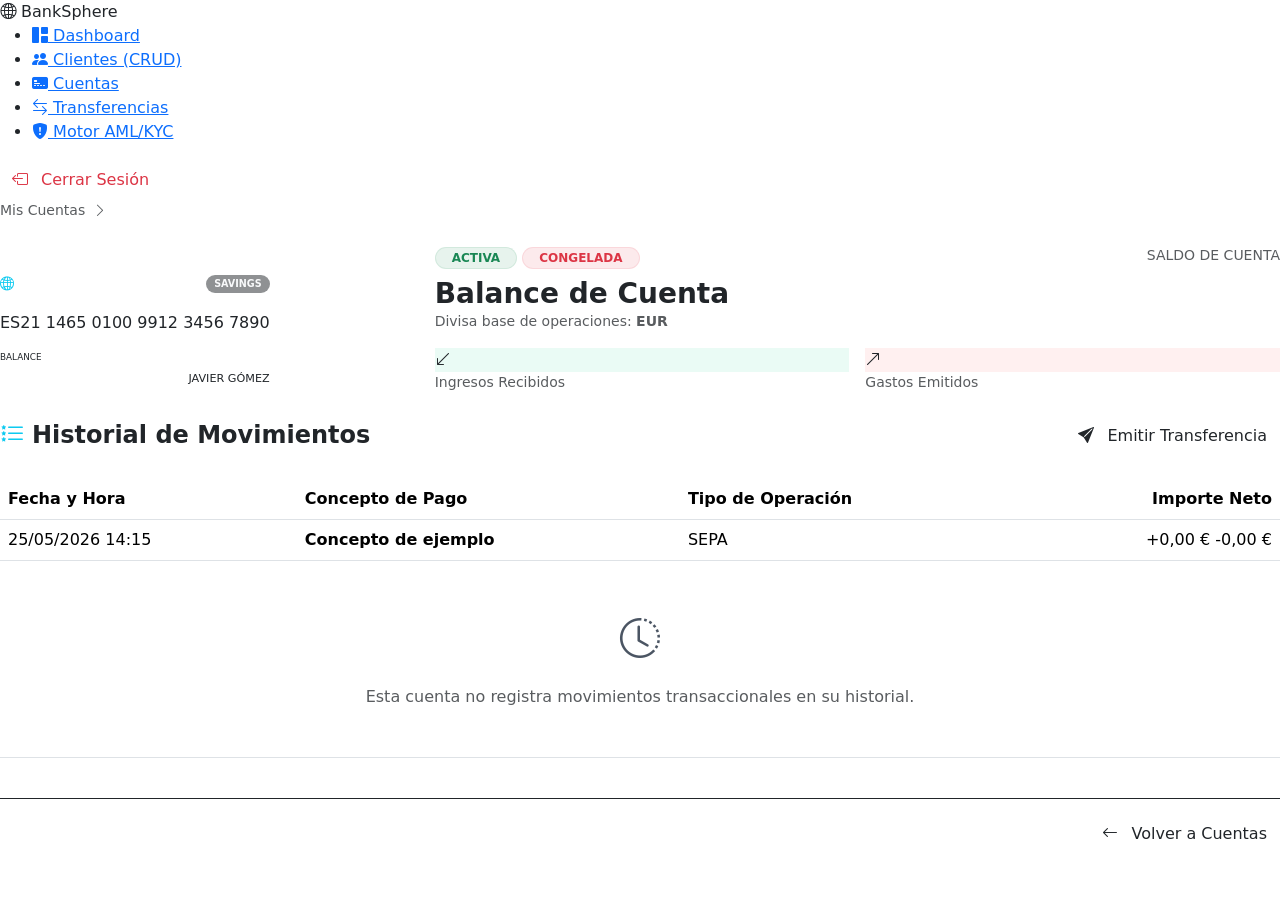
<file: banksphere-core/src/main/resources/templates/accounts/detail.html>
<!DOCTYPE html>
<html xmlns:th="http://www.thymeleaf.org" xmlns:sec="http://www.thymeleaf.org/extras/spring-security" lang="es">
<head>
    <meta charset="UTF-8">
    <meta name="viewport" content="width=device-width, initial-scale=1.0">
    <title>Detalle de Cuenta - BankSphere</title>

    <!-- Google Fonts & Bootstrap 5 -->
    <link href="https://fonts.googleapis.com/css2?family=Inter:wght@300;400;500;600;700&family=Outfit:wght@600;700;800&family=Share+Tech+Mono&display=swap" rel="stylesheet">
    <link href="https://cdn.jsdelivr.net/npm/bootstrap@5.3.2/dist/css/bootstrap.min.css" rel="stylesheet">
    <link href="https://cdn.jsdelivr.net/npm/bootstrap-icons@1.11.1/font/bootstrap-icons.css" rel="stylesheet">
    <link rel="stylesheet" th:href="@{/css/variables.css}">
    <link rel="stylesheet" th:href="@{/css/dashboard.css}">

</head>
<body>

<div class="app-layout">
    <!-- Sidebar Navigation -->
    <aside class="sidebar">
        <div class="brand-logo">
            <i class="bi bi-globe2"></i> BankSphere
        </div>
        <ul class="nav-menu">
            <li class="nav-item">
                <a href="/dashboard"><i class="bi bi-grid-1x2-fill"></i> Dashboard</a>
            </li>
            <li class="nav-item" sec:authorize="hasRole('ADMIN')">
                <a href="/users"><i class="bi bi-people-fill"></i> Clientes (CRUD)</a>
            </li>
            <li class="nav-item active">
                <a href="/accounts"><i class="bi bi-credit-card-2-front-fill"></i> Cuentas</a>
            </li>
            <li class="nav-item">
                <a href="/transfers"><i class="bi bi-arrow-left-right"></i> Transferencias</a>
            </li>
            <li class="nav-item">
                <a href="/analyst/dashboard"><i class="bi bi-shield-fill-exclamation"></i> Motor AML/KYC</a>
            </li>
        </ul>
        <div class="mt-auto">
            <a href="/logout" class="btn btn-outline-danger w-100 border-0 rounded-3 text-start py-2">
                <i class="bi bi-box-arrow-left me-2"></i> Cerrar Sesión
            </a>
        </div>
    </aside>

    <!-- Main Workspace -->
    <main class="main-content">

        <!-- Breadcrumbs / Navegación rápida -->
        <div class="mb-4 d-flex align-items-center gap-2 text-muted small">
            <a href="/accounts" class="text-decoration-none text-muted hover-white">Mis Cuentas</a>
            <i class="bi bi-chevron-right"></i>
            <span class="text-white">Detalle de Cuenta</span>
        </div>

        <!-- Banner Resumen de Cuenta con Tarjeta integrada -->
        <div class="account-summary-banner">
            <div class="row g-4 align-items-center">

                <!-- Columna 1: Mini Tarjeta Bancaria -->
                <div class="col-md-5 col-lg-4 d-flex justify-content-center justify-content-md-start">
                    <div class="mini-card" th:classappend="${'card-' + #strings.toLowerCase(account.accountType.name())}">
                        <div class="d-flex justify-content-between align-items-center">
                            <div class="fw-bold small text-white"><i class="bi bi-globe2 text-info me-1"></i> BankSphere</div>
                            <span class="badge bg-dark bg-opacity-50 text-light rounded-pill border-0 px-2 py-1" style="font-size: 0.6rem;" th:text="${account.accountType}">SAVINGS</span>
                        </div>
                        <div class="mini-card-number my-3" th:text="${account.iban}">ES21 1465 0100 9912 3456 7890</div>
                        <div class="d-flex justify-content-between align-items-end">
                            <div>
                                <div style="font-size: 0.55rem; color: var(--text-muted); text-transform: uppercase;">Balance</div>
                                <div class="fw-bold text-white h5 mb-0"
                                     th:text="${#numbers.formatDecimal(account.balance, 1, 'POINT', 2, 'COMMA') + (account.currency.name() == 'EUR' ? ' €' : ' $')}">
                                    0,00 €
                                </div>
                            </div>
                            <div class="text-end" style="font-size: 0.7rem; text-transform: uppercase; font-weight: 500; color: var(--text-color);" th:text="${account.user.firstName + ' ' + account.user.lastName}">
                                Javier Gómez
                            </div>
                        </div>
                    </div>
                </div>

                <!-- Columna 2: Datos y Metricas KPI de flujo -->
                <div class="col-md-7 col-lg-8">
                    <div class="d-flex justify-content-between align-items-start mb-3">
                        <div>
                            <span class="badge bg-success bg-opacity-10 text-success rounded-pill px-3 py-1 mb-2 border border-success border-opacity-10" th:if="${account.status.name() == 'ACTIVE'}">ACTIVA</span>
                            <span class="badge bg-danger bg-opacity-10 text-danger rounded-pill px-3 py-1 mb-2 border border-danger border-opacity-10" th:if="${account.status.name() == 'SUSPENDED'}">CONGELADA</span>
                            <h3 class="fw-bold mb-0">Balance de Cuenta</h3>
                            <p class="text-muted small mb-0">Divisa base de operaciones: <strong th:text="${account.currency}">EUR</strong></p>
                        </div>
                        <div class="text-md-end">
                            <span class="text-muted small text-uppercase d-block">Saldo de Cuenta</span>
                            <span class="h1 fw-bold font-family-outfit text-white" th:text="${#numbers.formatDecimal(account.balance, 1, 'POINT', 2, 'COMMA') + (account.currency.name() == 'EUR' ? ' €' : ' $')}">0,00 €</span>
                        </div>
                    </div>

                    <!-- Fila de Metricas Inbound / Outbound -->
                    <div class="row g-3">
                        <div class="col-sm-6">
                            <div class="kpi-flow-box">
                                <div class="flow-icon" style="background: rgba(52, 211, 153, 0.1); color: var(--income-color);">
                                    <i class="bi bi-arrow-down-left"></i>
                                </div>
                                <div>
                                    <span class="text-muted small d-block uppercase">Ingresos Recibidos</span>
                                    <strong class="text-white" th:text="${#numbers.formatDecimal(incomeTotal ?: 0.00, 1, 'POINT', 2, 'COMMA') + (account.currency.name() == 'EUR' ? ' €' : ' $')}">0,00 €</strong>
                                </div>
                            </div>
                        </div>
                        <div class="col-sm-6">
                            <div class="kpi-flow-box">
                                <div class="flow-icon" style="background: rgba(248, 113, 113, 0.1); color: var(--expense-color);">
                                    <i class="bi bi-arrow-up-right"></i>
                                </div>
                                <div>
                                    <span class="text-muted small d-block uppercase">Gastos Emitidos</span>
                                    <strong class="text-white" th:text="${#numbers.formatDecimal(expenseTotal ?: 0.00, 1, 'POINT', 2, 'COMMA') + (account.currency.name() == 'EUR' ? ' €' : ' $')}">0,00 €</strong>
                                </div>
                            </div>
                        </div>
                    </div>

                </div>
            </div>
        </div>

        <!-- Tabla de Historial de Movimientos -->
        <div class="glass-card">
            <div class="d-flex flex-column flex-md-row justify-content-between align-items-md-center gap-3 mb-4">
                <h4 class="fw-bold mb-0"><i class="bi bi-list-stars text-info me-2"></i>Historial de Movimientos</h4>

                <!-- Botón para operar desde esta cuenta -->
                <div th:if="${account.status.name() == 'ACTIVE'}">
                    <a th:href="@{/transfers/new(source=${account.iban})}" class="btn btn-action-primary">
                        <i class="bi bi-send-fill me-2"></i> Emitir Transferencia
                    </a>
                </div>
            </div>

            <div class="table-responsive">
                <table class="table table-custom table-hover">
                    <thead>
                    <tr>
                        <th>Fecha y Hora</th>
                        <th>Concepto de Pago</th>
                        <th>Tipo de Operación</th>
                        <th class="text-end">Importe Neto</th>
                    </tr>
                    </thead>
                    <tbody>
                    <!-- Bucle dinámico por cada transferencia / movimiento -->
                    <tr th:each="movement : ${movements}">
                        <td th:text="${#temporals.format(movement.createdAt, 'dd/MM/yyyy HH:mm')}">25/05/2026 14:15</td>
                        <td class="fw-semibold" th:text="${movement.concept}">Concepto de ejemplo</td>
                        <td>
                            <span class="badge-type" th:text="${movement.transferType}">SEPA</span>
                        </td>

                        <!-- Importe formateado con color dinámico -->
                        <!-- Si el IBAN de la cuenta actual es el DESTINO, es un INGRESO (+) -->
                        <!-- Si el IBAN de la cuenta actual es el ORIGEN, es un GASTO (-) -->
                        <td class="text-end">
                                    <span th:if="${movement.destinationAccount.iban == account.iban}" class="value-positive"
                                          th:text="${'+' + #numbers.formatDecimal(movement.amount, 1, 'POINT', 2, 'COMMA') + (account.currency.name() == 'EUR' ? ' €' : ' $')}">
                                        +0,00 €
                                    </span>
                            <span th:if="${movement.sourceAccount.iban == account.iban}" class="value-negative"
                                  th:text="${'-' + #numbers.formatDecimal(movement.amount + movement.fee, 1, 'POINT', 2, 'COMMA') + (account.currency.name() == 'EUR' ? ' €' : ' $')}">
                                        -0,00 €
                                    </span>
                        </td>
                    </tr>
                    <!-- En caso de que no haya movimientos registrados -->
                    <tr th:if="${movements.isEmpty()}">
                        <td colspan="4" class="text-center py-5 text-muted">
                            <i class="bi bi-clock-history fs-1 d-block mb-3" style="color: #4b5563;"></i>
                            Esta cuenta no registra movimientos transaccionales en su historial.
                        </td>
                    </tr>
                    </tbody>
                </table>
            </div>

            <!-- Botones de Acción Globales de Retorno -->
            <div class="d-flex justify-content-end gap-3 mt-4 pt-3 border-top" style="border-color: var(--border-color) !important;">
                <a href="/accounts" class="btn btn-action-secondary"><i class="bi bi-arrow-left me-2"></i> Volver a Cuentas</a>
            </div>
        </div>

    </main>
</div>

<!-- Bootstrap JS -->
<script src="https://cdn.jsdelivr.net/npm/bootstrap@5.3.2/dist/js/bootstrap.bundle.min.js"></script>
</body>
</html>
</file>
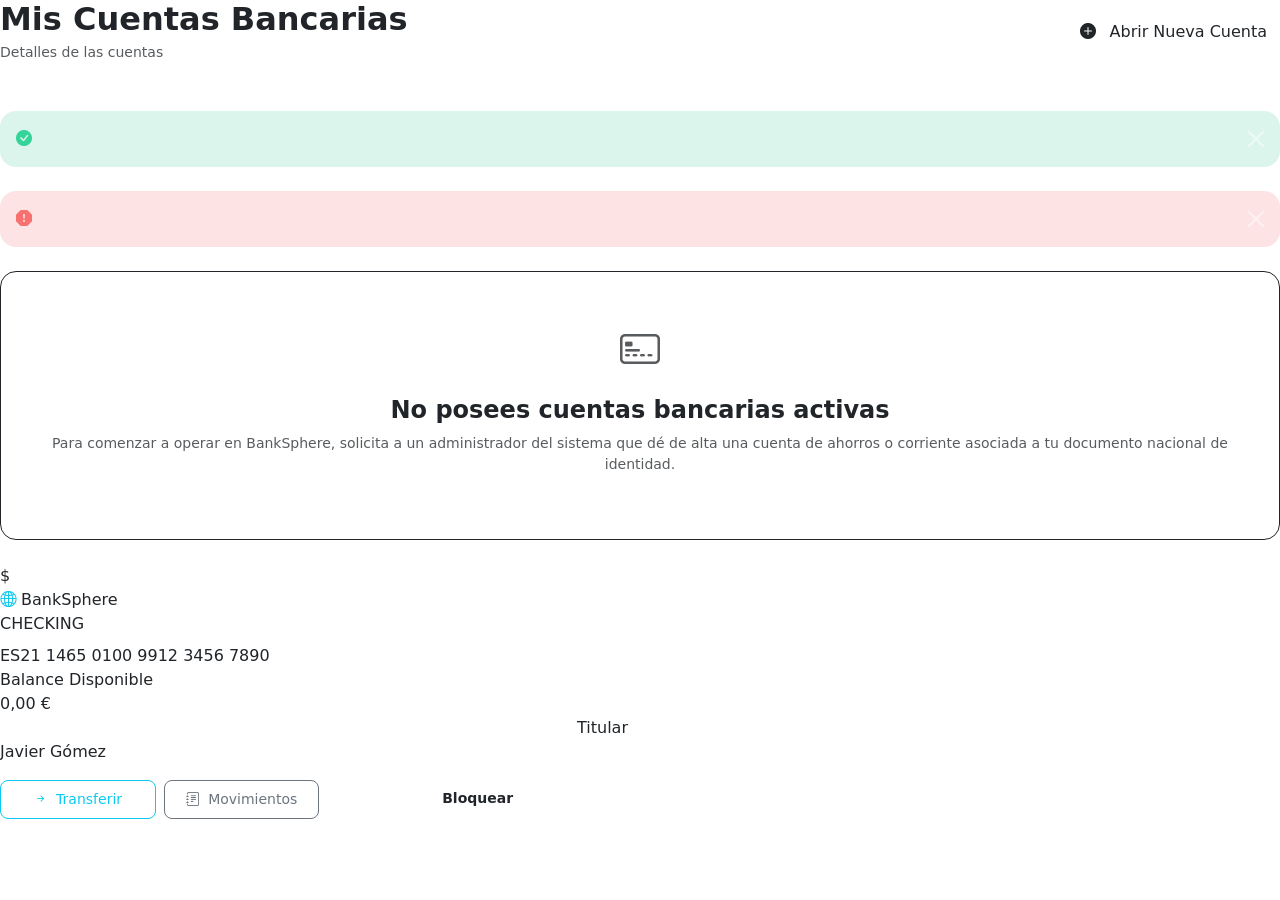
<file: banksphere-core/src/main/resources/templates/accounts/list.html>
<!DOCTYPE html>
<html xmlns:th="http://www.thymeleaf.org" xmlns:sec="http://www.thymeleaf.org/extras/spring-security" lang="es">
<head>
    <meta charset="UTF-8">
    <meta name="viewport" content="width=device-width, initial-scale=1.0">
    <title>Mis Cuentas Bancarias - BankSphere</title>

    <!-- Google Fonts & Bootstrap 5 -->
    <link href="https://fonts.googleapis.com/css2?family=Inter:wght@300;400;500;600;700&family=Outfit:wght@600;700;800&family=Share+Tech+Mono&display=swap" rel="stylesheet">
    <link href="https://cdn.jsdelivr.net/npm/bootstrap@5.3.2/dist/css/bootstrap.min.css" rel="stylesheet">
    <link href="https://cdn.jsdelivr.net/npm/bootstrap-icons@1.11.1/font/bootstrap-icons.css" rel="stylesheet">

    <!-- Enlaces Estáticos Estilizados (Thymeleaf) -->
    <link rel="stylesheet" th:href="@{/css/variables.css}">
    <link rel="stylesheet" th:href="@{/css/dashboard.css}">
</head>
<body>

<div class="app-layout">
    <!-- INVOCACIÓN MODULAR DEL MENU SIDEBAR -->
    <aside th:replace="~{fragments/sidebar :: sidebar('accounts')}"></aside>

    <!-- Contenido Central -->
    <main class="main-content">

        <!-- Cabecera de Sección -->
        <div class="d-flex flex-column flex-md-row justify-content-between align-items-md-center gap-3 mb-5">
            <div>
                <h1 class="font-family-outfit fw-bold h2 mb-1" th:text="${isAdmin} ? 'Consola Global de Cuentas' : 'Mis Cuentas Financieras'">Mis Cuentas Bancarias</h1>
                <p class="text-muted small mb-0" th:text="${isAdmin} ? 'Supervisión, alta y suspensión de cuentas para cualquier usuario en la red.' : 'Monitorea tus saldos, tarjetas digitales y realiza transferencias inmediatas.'">Detalles de las cuentas</p>
            </div>
            <!-- Botón de apertura (Solo para ADMINISTRADORES) -->
            <div th:if="${isAdmin}">
                <a href="/accounts/new" class="btn btn-add">
                    <i class="bi bi-plus-circle-fill me-2"></i> Abrir Nueva Cuenta
                </a>
            </div>
        </div>

        <!-- Notificaciones Flash de Acciones -->
        <div th:if="${success}" class="alert alert-success alert-dismissible fade show border-0 rounded-4 p-3 mb-4" role="alert" style="background: rgba(16, 185, 129, 0.15); color: #34d399;">
            <i class="bi bi-check-circle-fill me-2"></i>
            <span th:text="${success}"></span>
            <button type="button" class="btn-close btn-close-white" data-bs-dismiss="alert" aria-label="Close"></button>
        </div>

        <div th:if="${error}" class="alert alert-danger alert-dismissible fade show border-0 rounded-4 p-3 mb-4" role="alert" style="background: rgba(239, 68, 68, 0.15); color: #f87171;">
            <i class="bi bi-exclamation-octagon-fill me-2"></i>
            <span th:text="${error}"></span>
            <button type="button" class="btn-close btn-close-white" data-bs-dismiss="alert" aria-label="Close"></button>
        </div>

        <!-- Tarjeta Informativa si el cliente no posee cuentas -->
        <div th:if="${accounts.isEmpty()}" class="text-center py-5 rounded-4 border p-4 mb-4" style="background: var(--card-bg); border-color: var(--border-color) !important;">
            <i class="bi bi-credit-card-2-front fs-1 d-block mb-3 text-muted"></i>
            <h4 class="fw-bold">No posees cuentas bancarias activas</h4>
            <p class="text-muted small max-width-500 mx-auto">Para comenzar a operar en BankSphere, solicita a un administrador del sistema que dé de alta una cuenta de ahorros o corriente asociada a tu documento nacional de identidad.</p>
        </div>

        <!-- GRID PRINCIPAL DE TARJETAS VIRTUALES 3D -->
        <div class="row g-4 mb-5" th:if="${!accounts.isEmpty()}">
            <div class="col-lg-6 col-xxl-4 card-perspective-container" th:each="account : ${accounts}">

                <!-- Tarjeta Bancaria Virtual 3D Glassmorphic -->
                <div class="virtual-card"
                     th:classappend="${'card-' + #strings.toLowerCase(account.accountType.name())} + ' ' + ${account.status.name() == 'SUSPENDED' ? 'card-status-suspended' : ''}">

                    <!-- Marca de agua de Moneda en el fondo -->
                    <div class="currency-symbol-bg" th:text="${account.currency.name() == 'EUR' ? '€' : '$'}">$</div>

                    <!-- Cabecera de la Tarjeta (Logo y Tipo) -->
                    <div class="card-header-block">
                        <div class="card-logo">
                            <i class="bi bi-globe2 text-info"></i> BankSphere
                        </div>
                        <span class="card-type-badge" th:text="${account.accountType}">CHECKING</span>
                    </div>

                    <!-- Chip de seguridad en 3D -->
                    <div class="card-chip my-2"></div>

                    <!-- IBAN de la cuenta -->
                    <div class="card-number" th:text="${account.iban}">ES21 1465 0100 9912 3456 7890</div>

                    <!-- Fila de saldos y Titular -->
                    <div class="card-footer-block">
                        <div class="card-balance-block">
                            <div class="card-balance-label">Balance Disponible</div>
                            <div class="card-balance-value"
                                 th:text="${#numbers.formatDecimal(account.balance, 1, 'POINT', 2, 'COMMA') + (account.currency.name() == 'EUR' ? ' €' : ' $')}">
                                0,00 €
                            </div>
                        </div>
                        <div>
                            <div class="card-balance-label text-end">Titular</div>
                            <div class="card-holder" th:text="${account.user.firstName + ' ' + account.user.lastName}">Javier Gómez</div>
                        </div>
                    </div>
                </div>

                <!-- Panel de Controles Rápidos Debajo de cada Tarjeta -->
                <div class="mt-3 d-flex gap-2">
                    <!-- Enlaces Rápidos para el CLIENTE COMÚN (USER) -->
                    <a th:if="${!isAdmin && account.status.name() == 'ACTIVE'}"
                       th:href="@{/transfers/new(source=${account.iban})}"
                       class="btn btn-sm btn-outline-info w-50 py-2 rounded-3 border-1">
                        <i class="bi bi-arrow-right-short me-1"></i> Transferir
                    </a>
                    <a th:if="${!isAdmin}"
                       th:href="@{/accounts/detail/{id}(id=${account.id})}"
                       class="btn btn-sm btn-outline-secondary w-50 py-2 rounded-3 border-1"
                       th:classappend="${account.status.name() == 'SUSPENDED' ? 'w-100' : ''}">
                        <i class="bi bi-journal-text me-1"></i> Movimientos
                    </a>

                    <!-- Controles Administrativos (ADMIN) -->
                    <a th:if="${isAdmin}"
                       th:href="@{/accounts/toggle-status/{id}(id=${account.id})}"
                       class="btn btn-sm w-100 py-2 rounded-3 text-center border-0 fw-semibold"
                       th:classappend="${account.status.name() == 'ACTIVE' ? 'btn-outline-danger' : 'btn-outline-success'}"
                       th:style="${account.status.name() == 'ACTIVE' ? 'background: rgba(239, 68, 68, 0.1); color: #f87171;' : 'background: rgba(16, 185, 129, 0.1); color: #34d399;'}">
                        <i th:class="${account.status.name() == 'ACTIVE' ? 'bi bi-lock-fill me-1' : 'bi bi-unlock-fill me-1'}"></i>
                        <span th:text="${account.status.name() == 'ACTIVE' ? 'Suspender Cuenta' : 'Activar Cuenta'}">Bloquear</span>
                    </a>
                </div>

            </div>
        </div>

    </main>
</div>

<!-- Bootstrap JS -->
<script src="https://cdn.jsdelivr.net/npm/bootstrap@5.3.2/dist/js/bootstrap.bundle.min.js"></script>
</body>
</html>
</file>
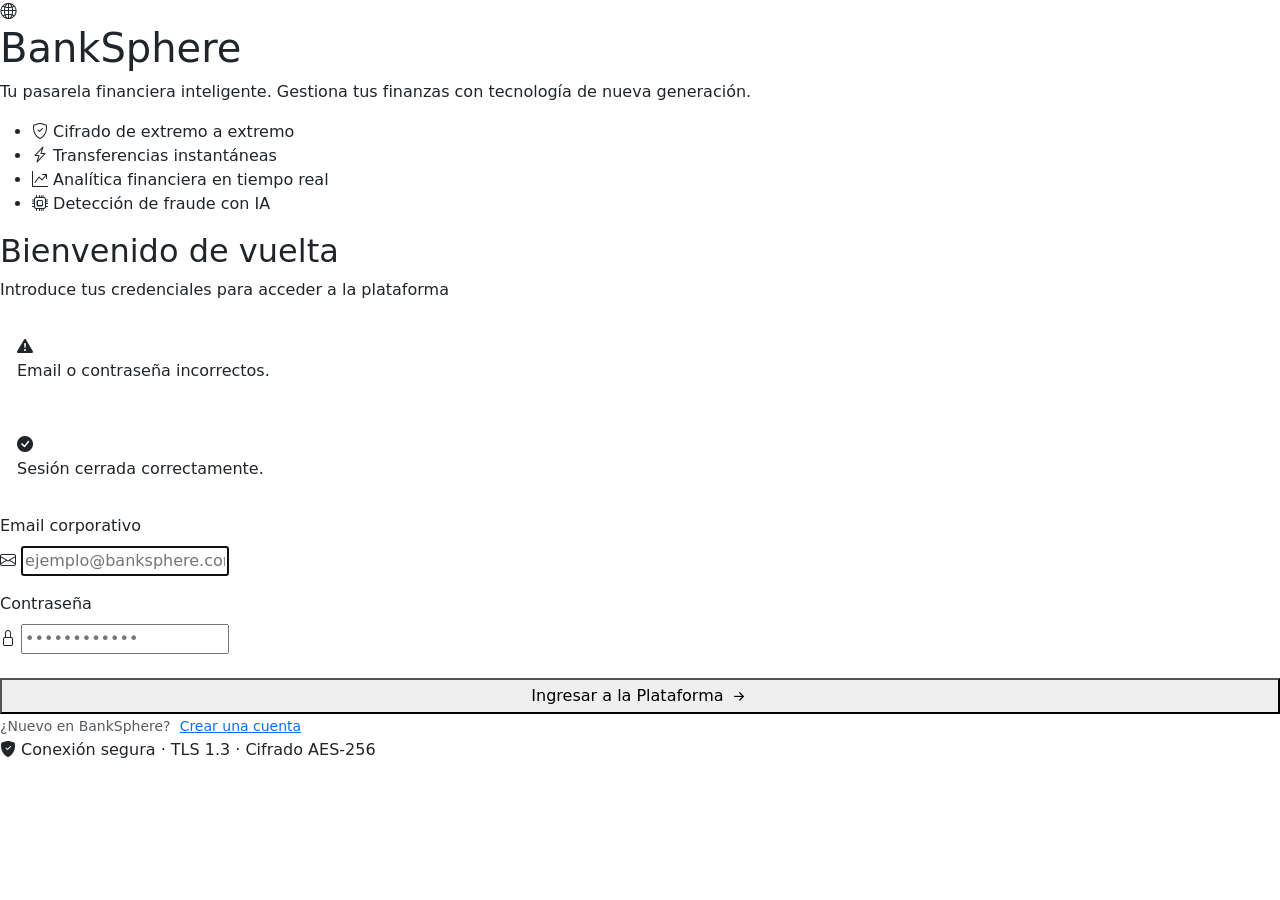
<file: banksphere-core/src/main/resources/templates/auth/login.html>
<!DOCTYPE html>
<html xmlns:th="http://www.thymeleaf.org" lang="es">
<head>
    <meta charset="UTF-8">
    <meta name="viewport" content="width=device-width, initial-scale=1.0">
    <title>Iniciar Sesión - BankSphere</title>
    <meta name="description" content="Accede de forma segura a BankSphere, tu plataforma bancaria inteligente de nueva generación.">

    <!-- Google Fonts & Bootstrap 5 -->
    <link href="https://fonts.googleapis.com/css2?family=Inter:wght@300;400;500;600&family=Outfit:wght@600;700;800&display=swap" rel="stylesheet">
    <link href="https://cdn.jsdelivr.net/npm/bootstrap@5.3.2/dist/css/bootstrap.min.css" rel="stylesheet">
    <link href="https://cdn.jsdelivr.net/npm/bootstrap-icons@1.11.1/font/bootstrap-icons.css" rel="stylesheet">
    <link rel="stylesheet" th:href="@{/css/variables.css}">
    <link rel="stylesheet" th:href="@{/css/auth.css}">
</head>
<body>

<!-- Glows animados de fondo -->
<div class="glow-bg glow-1"></div>
<div class="glow-bg glow-2"></div>
<div class="glow-bg glow-3"></div>

<!-- Contenedor principal de dos columnas -->
<div class="auth-wrapper">

    <!-- Panel Izquierdo: Branding -->
    <div class="auth-brand-panel">
        <div class="brand-icon-wrapper">
            <i class="bi bi-globe2"></i>
        </div>
        <h1>BankSphere</h1>
        <p class="brand-tagline">Tu pasarela financiera inteligente. Gestiona tus finanzas con tecnología de nueva generación.</p>

        <ul class="feature-list">
            <li>
                <i class="bi bi-shield-check"></i>
                <span>Cifrado de extremo a extremo</span>
            </li>
            <li>
                <i class="bi bi-lightning-charge"></i>
                <span>Transferencias instantáneas</span>
            </li>
            <li>
                <i class="bi bi-graph-up-arrow"></i>
                <span>Analítica financiera en tiempo real</span>
            </li>
            <li>
                <i class="bi bi-cpu"></i>
                <span>Detección de fraude con IA</span>
            </li>
        </ul>
    </div>

    <!-- Panel Derecho: Formulario -->
    <div class="auth-form-panel">
        <div class="form-header">
            <h2>Bienvenido de vuelta</h2>
            <p>Introduce tus credenciales para acceder a la plataforma</p>
        </div>

        <!-- Alerta: Error de credenciales -->
        <div th:if="${param.error}" class="alert alert-custom alert-custom-danger mb-3" role="alert" id="error-alert">
            <i class="bi bi-exclamation-triangle-fill"></i>
            <div>Email o contraseña incorrectos.</div>
        </div>

        <!-- Alerta: Cierre de sesión exitoso -->
        <div th:if="${param.logout}" class="alert alert-custom alert-custom-success mb-3" role="alert" id="logout-alert">
            <i class="bi bi-check-circle-fill"></i>
            <div>Sesión cerrada correctamente.</div>
        </div>

        <!-- Formulario seguro -->
        <form th:action="@{/login}" method="POST">
            <!-- Email -->
            <div class="mb-3">
                <label for="username" class="form-label">Email corporativo</label>
                <div class="input-group-custom">
                    <i class="bi bi-envelope"></i>
                    <input type="email" id="username" name="username" class="form-control-custom"
                           placeholder="ejemplo@banksphere.com" required autofocus autocomplete="email">
                </div>
            </div>

            <!-- Contraseña -->
            <div class="mb-4">
                <label for="password" class="form-label">Contraseña</label>
                <div class="input-group-custom">
                    <i class="bi bi-lock"></i>
                    <input type="password" id="password" name="password" class="form-control-custom"
                           placeholder="••••••••••••" required autocomplete="current-password">
                </div>
            </div>

            <!-- Botón Enviar -->
            <div class="d-grid">
                <button type="submit" class="btn-submit" id="btn-login">
                    Ingresar a la Plataforma <i class="bi bi-arrow-right-short fs-5 align-middle"></i>
                </button>
            </div>
        </form>

        <!-- Registro -->
        <div class="auth-footer">
            <span class="text-muted small">¿Nuevo en BankSphere?</span>
            <a th:href="@{/register}" class="register-link small ms-1">Crear una cuenta</a>
        </div>

        <!-- Sello de seguridad -->
        <div class="security-badge">
            <i class="bi bi-shield-fill-check"></i>
            <span>Conexión segura · TLS 1.3 · Cifrado AES-256</span>
        </div>
    </div>
</div>

<script src="https://cdn.jsdelivr.net/npm/bootstrap@5.3.2/dist/js/bootstrap.bundle.min.js"></script>
</body>
</html>
</file>
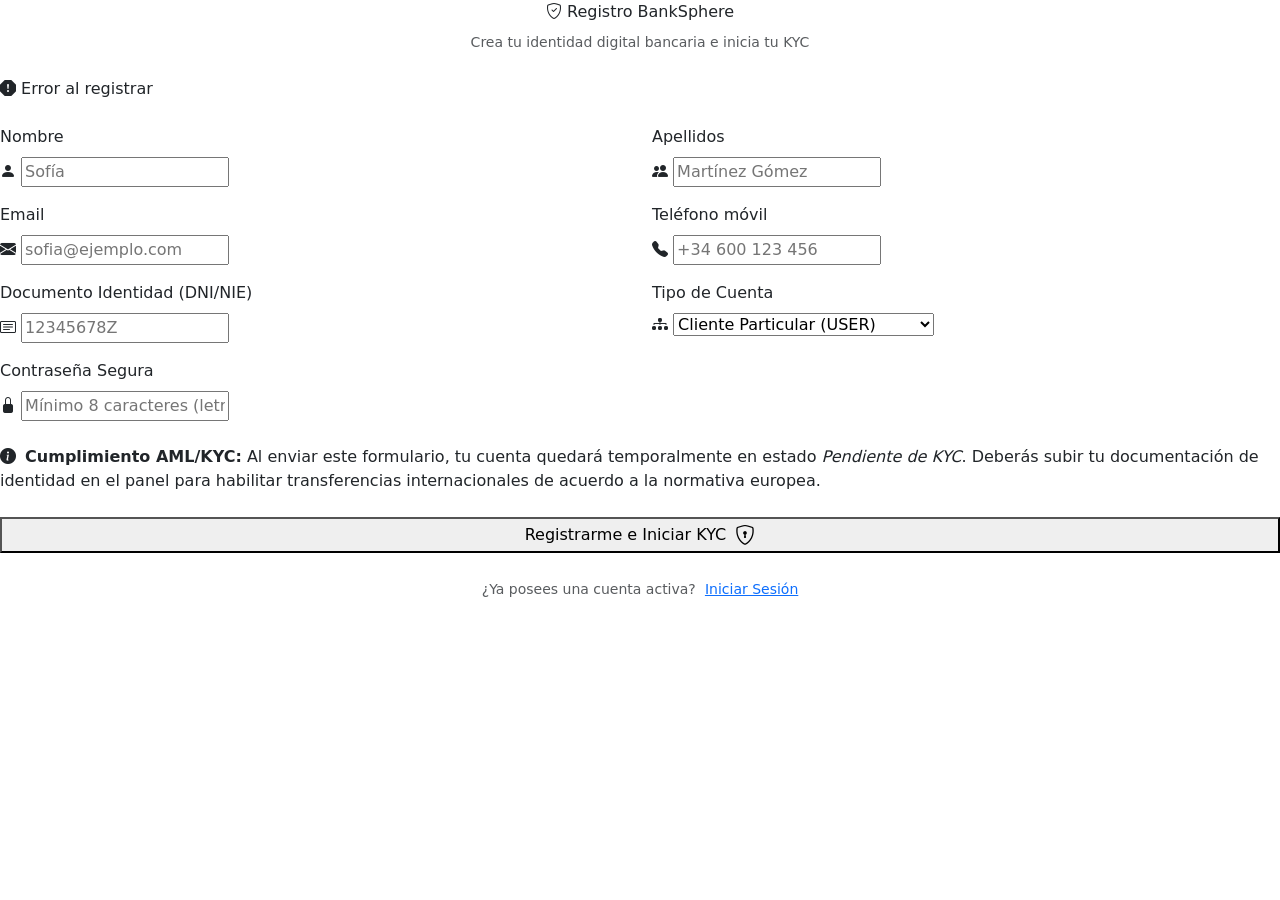
<file: banksphere-core/src/main/resources/templates/auth/register.html>
<!DOCTYPE html>
<html xmlns:th="http://www.thymeleaf.org" lang="es">
<head>
    <meta charset="UTF-8">
    <meta name="viewport" content="width=device-width, initial-scale=1.0">
    <title>Crear Cuenta Bancaria - BankSphere</title>
    <!-- SEO Meta Tags -->
    <meta name="description" content="Regístrate en BankSphere e inicia tu verificación KYC para abrir tu cuenta bancaria digital inteligente hoy mismo.">

    <!-- Google Fonts & Bootstrap 5 -->
    <link href="https://fonts.googleapis.com/css2?family=Inter:wght@300;400;500;600&family=Outfit:wght@600;700;800&display=swap" rel="stylesheet">
    <link href="https://cdn.jsdelivr.net/npm/bootstrap@5.3.2/dist/css/bootstrap.min.css" rel="stylesheet">
    <link href="https://cdn.jsdelivr.net/npm/bootstrap-icons@1.11.1/font/bootstrap-icons.css" rel="stylesheet">
    <link rel="stylesheet" th:href="@{/css/variables.css}">
    <link rel="stylesheet" th:href="@{/css/auth.css}">

</head>
<body>

<!-- Glows de ambientación -->
<div class="glow-bg glow-1"></div>
<div class="glow-bg glow-2"></div>

<div class="auth-container">
    <div class="auth-card">
        <!-- Logo / Encabezado -->
        <div class="text-center mb-4">
            <div class="brand-title mb-2">
                <i class="bi bi-shield-check"></i> Registro BankSphere
            </div>
            <p class="text-muted small">Crea tu identidad digital bancaria e inicia tu KYC</p>
        </div>

        <div th:if="${error}" class="alert-custom alert-custom-danger mb-4">
            <i class="bi bi-exclamation-octagon-fill"></i>
            <span th:text="${error}">Error al registrar</span>
        </div>
        <!-- Formulario de Registro -->
        <form th:action="@{/register}" method="POST" class="needs-validation" novalidate>

            <div class="row">
                <!-- Campo: Nombre -->
                <div class="col-md-6 mb-3">
                    <label for="firstName" class="form-label">Nombre</label>
                    <div class="input-group-custom">
                        <i class="bi bi-person-fill"></i>
                        <input type="text" id="firstName" name="firstName" class="form-control-custom" placeholder="Sofía" required>
                    </div>
                </div>

                <!-- Campo: Apellidos -->
                <div class="col-md-6 mb-3">
                    <label for="lastName" class="form-label">Apellidos</label>
                    <div class="input-group-custom">
                        <i class="bi bi-people-fill"></i>
                        <input type="text" id="lastName" name="lastName" class="form-control-custom" placeholder="Martínez Gómez" required>
                    </div>
                </div>
            </div>

            <div class="row">
                <!-- Campo: Correo -->
                <div class="col-md-6 mb-3">
                    <label for="email" class="form-label">Email</label>
                    <div class="input-group-custom">
                        <i class="bi bi-envelope-fill"></i>
                        <input type="email" id="email" name="email" class="form-control-custom" placeholder="sofia@ejemplo.com" required>
                    </div>
                </div>

                <!-- Campo: Teléfono -->
                <div class="col-md-6 mb-3">
                    <label for="phone" class="form-label">Teléfono móvil</label>
                    <div class="input-group-custom">
                        <i class="bi bi-telephone-fill"></i>
                        <input type="tel" id="phone" name="phone" class="form-control-custom" placeholder="+34 600 123 456">
                    </div>
                </div>
            </div>

            <div class="row">
                <!-- Campo: Documento de identidad (DNI / NIE / Pasaporte) -->
                <div class="col-md-6 mb-3">
                    <label for="nationalId" class="form-label">Documento Identidad (DNI/NIE)</label>
                    <div class="input-group-custom">
                        <i class="bi bi-card-text"></i>
                        <input type="text" id="nationalId" name="nationalId" class="form-control-custom" placeholder="12345678Z" required>
                    </div>
                </div>

                <!-- Campo: Selección de Rol -->
                <div class="col-md-6 mb-3">
                    <label for="role" class="form-label">Tipo de Cuenta</label>
                    <div class="input-group-custom">
                        <i class="bi bi-diagram-3-fill"></i>
                        <select id="role" name="role" class="form-select-custom" required>
                            <option value="USER" selected>Cliente Particular (USER)</option>
                            <option value="ANALYST">Analista Financiero (ANALYST)</option>
                        </select>
                    </div>
                </div>
            </div>

            <!-- Campo: Contraseña -->
            <div class="mb-4">
                <label for="password" class="form-label">Contraseña Segura</label>
                <div class="input-group-custom">
                    <i class="bi bi-lock-fill"></i>
                    <input type="password" id="password" name="password" class="form-control-custom" placeholder="Mínimo 8 caracteres (letras, números y símbolos)" required>
                </div>
            </div>

            <!-- Leyenda de Cumplimiento Normativo AML/KYC -->
            <div class="compliance-note mb-4">
                <i class="bi bi-info-circle-fill me-1"></i>
                <strong>Cumplimiento AML/KYC:</strong> Al enviar este formulario, tu cuenta quedará temporalmente en estado <em>Pendiente de KYC</em>. Deberás subir tu documentación de identidad en el panel para habilitar transferencias internacionales de acuerdo a la normativa europea.
            </div>

            <!-- Botón de Envío -->
            <div class="d-grid mb-4">
                <button type="submit" class="btn-submit" id="btn-register">
                    Registrarme e Iniciar KYC <i class="bi bi-shield-lock fs-5 align-middle ms-1"></i>
                </button>
            </div>

            <!-- Enlace al Login -->
            <div class="text-center">
                <span class="text-muted small">¿Ya posees una cuenta activa?</span>
                <a th:href="@{/login}" class="login-link small ms-1">Iniciar Sesión</a>
            </div>
        </form>
    </div>
</div>

<!-- Bootstrap JS y Validación de Formulario en Cliente -->
<script src="https://cdn.jsdelivr.net/npm/bootstrap@5.3.2/dist/js/bootstrap.bundle.min.js"></script>
<script>
    // Lógica estándar de Bootstrap para prevenir envíos en formularios inválidos
    (() => {
        'use strict'
        const forms = document.querySelectorAll('.needs-validation')
        Array.from(forms).forEach(form => {
            form.addEventListener('submit', event => {
                if (!form.checkValidity()) {
                    event.preventDefault()
                    event.stopPropagation()
                }
                form.classList.add('was-validated')
            }, false)
        })
    })()
</script>
</body>
</html>
</file>
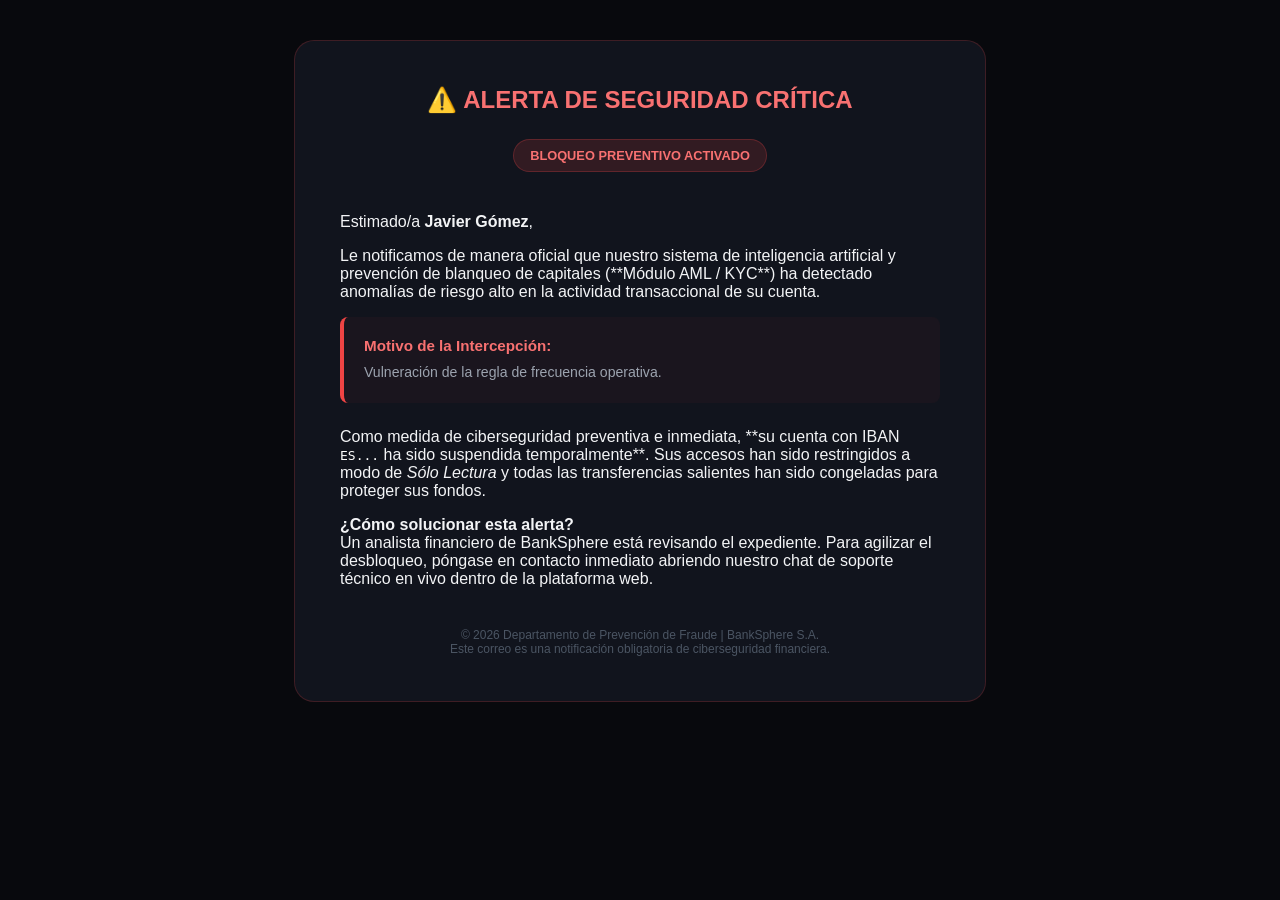
<file: banksphere-core/src/main/resources/templates/emails/security-alert.html>
<!DOCTYPE html>
<html xmlns:th="http://www.thymeleaf.org" lang="es">
<head>
    <meta charset="UTF-8">
    <style>
        body { font-family: 'Helvetica Neue', Arial, sans-serif; background-color: #08090d; color: #f3f4f6; padding: 40px 0; margin: 0; }
        .container { max-width: 600px; margin: 0 auto; background: #11141d; border: 1px solid rgba(239, 68, 68, 0.2); border-radius: 20px; padding: 45px; }
        .logo { font-size: 1.5rem; font-weight: bold; color: #f87171; text-align: center; margin-bottom: 25px; }
        .badge-danger { background: rgba(239, 68, 68, 0.15); color: #f87171; border: 1px solid rgba(239, 68, 68, 0.25); padding: 8px 16px; border-radius: 20px; font-size: 0.8rem; font-weight: bold; display: inline-block; text-align: center; margin: 0 auto 25px auto; }
        .warning-box { background: rgba(239, 68, 68, 0.04); border-left: 4px solid #ef4444; border-radius: 8px; padding: 20px; margin-bottom: 25px; }
        .warning-title { font-weight: bold; color: #f87171; margin-bottom: 8px; font-size: 0.95rem; }
        .warning-text { font-size: 0.88rem; color: #9ca3af; line-height: 1.5; }
        .footer { text-align: center; font-size: 0.75rem; color: #4b5563; margin-top: 40px; }
    </style>
</head>
<body>
<div class="container">
    <div class="logo">⚠️ ALERTA DE SEGURIDAD CRÍTICA</div>
    <div style="text-align: center;">
        <span class="badge-danger">BLOQUEO PREVENTIVO ACTIVADO</span>
    </div>

    <p>Estimado/a <strong th:text="${clientName}">Javier Gómez</strong>,</p>

    <p>Le notificamos de manera oficial que nuestro sistema de inteligencia artificial y prevención de blanqueo de capitales (**Módulo AML / KYC**) ha detectado anomalías de riesgo alto en la actividad transaccional de su cuenta.</p>

    <div class="warning-box">
        <div class="warning-title">Motivo de la Intercepción:</div>
        <div class="warning-text" th:text="${reason}">Vulneración de la regla de frecuencia operativa.</div>
    </div>

    <p>Como medida de ciberseguridad preventiva e inmediata, **su cuenta con IBAN <span th:text="${iban}" style="font-family: monospace; color: white;">ES...</span> ha sido suspendida temporalmente**. Sus accesos han sido restringidos a modo de <em>Sólo Lectura</em> y todas las transferencias salientes han sido congeladas para proteger sus fondos.</p>

    <p><strong>¿Cómo solucionar esta alerta?</strong><br> Un analista financiero de BankSphere está revisando el expediente. Para agilizar el desbloqueo, póngase en contacto inmediato abriendo nuestro chat de soporte técnico en vivo dentro de la plataforma web.</p>

    <div class="footer">
        © 2026 Departamento de Prevención de Fraude | BankSphere S.A.<br>
        Este correo es una notificación obligatoria de ciberseguridad financiera.
    </div>
</div>
</body>
</html>
</file>
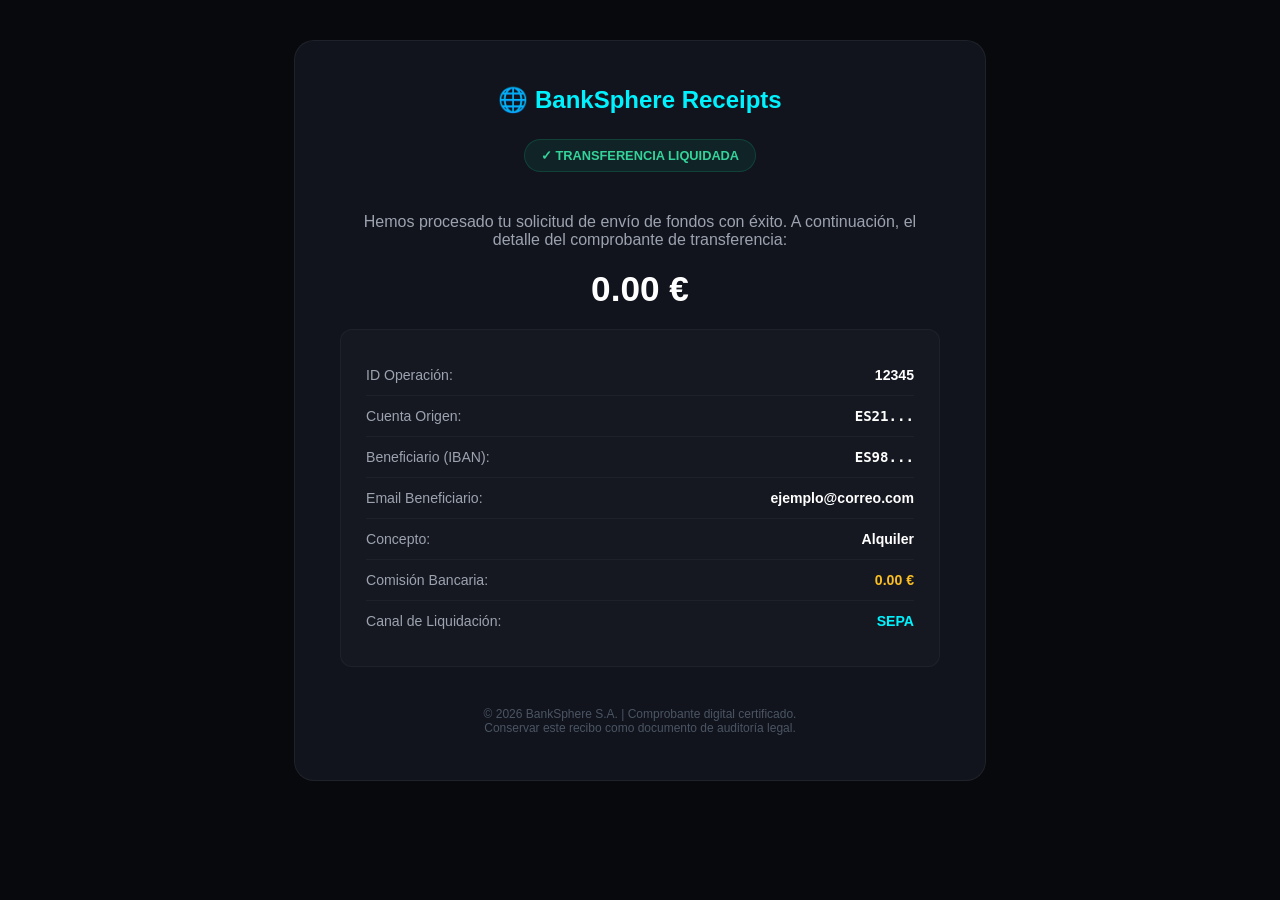
<file: banksphere-core/src/main/resources/templates/emails/transfer-alert.html>
<!DOCTYPE html>
<html xmlns:th="http://www.thymeleaf.org" lang="es">
<head>
    <meta charset="UTF-8">
    <style>
        body { font-family: 'Helvetica Neue', Arial, sans-serif; background-color: #08090d; color: #f3f4f6; padding: 40px 0; margin: 0; }
        .container { max-width: 600px; margin: 0 auto; background: #11141d; border: 1px solid rgba(255,255,255,0.06); border-radius: 20px; padding: 45px; }
        .logo { font-size: 1.5rem; font-weight: bold; color: #00f2fe; text-align: center; margin-bottom: 25px; }
        .badge-success { background: rgba(16, 185, 129, 0.1); color: #34d399; border: 1px solid rgba(16, 185, 129, 0.2); padding: 8px 16px; border-radius: 20px; font-size: 0.8rem; font-weight: bold; display: inline-block; text-align: center; margin: 0 auto 25px auto; }
        .receipt-card { background: rgba(255,255,255,0.02); border: 1px solid rgba(255,255,255,0.04); border-radius: 12px; padding: 25px; margin-bottom: 25px; }
        .receipt-row { display: flex; justify-content: space-between; border-bottom: 1px solid rgba(255,255,255,0.04); padding: 12px 0; font-size: 0.88rem; color: #9ca3af; }
        .receipt-row:last-child { border-bottom: none; }
        .amount-big { font-size: 2.2rem; font-weight: bold; color: #ffffff; text-align: center; margin: 20px 0; }
        .footer { text-align: center; font-size: 0.75rem; color: #4b5563; margin-top: 40px; }
    </style>
</head>
<body>
<div class="container">
    <div class="logo">🌐 BankSphere Receipts</div>
    <div style="text-align: center;">
        <span class="badge-success">✓ TRANSFERENCIA LIQUIDADA</span>
    </div>

    <p style="text-align: center; color: #9ca3af;">Hemos procesado tu solicitud de envío de fondos con éxito. A continuación, el detalle del comprobante de transferencia:</p>

    <div class="amount-big">
        <span th:text="${#numbers.formatDecimal(amount, 1, 'POINT', 2, 'COMMA')}">0.00</span> €
    </div>

    <div class="receipt-card">
        <div class="receipt-row">
            <span>ID Operación:</span>
            <strong style="color: white;" th:text="${id}">12345</strong>
        </div>
        <div class="receipt-row">
            <span>Cuenta Origen:</span>
            <strong style="color: white; font-family: monospace;" th:text="${sourceIban}">ES21...</strong>
        </div>
        <div class="receipt-row">
            <span>Beneficiario (IBAN):</span>
            <strong style="color: white; font-family: monospace;" th:text="${destinationIban}">ES98...</strong>
        </div>
        <div class="receipt-row">
            <span>Email Beneficiario:</span>
            <strong style="color: white;" th:text="${destinationEmail}">ejemplo@correo.com</strong>
        </div>
        <div class="receipt-row">
            <span>Concepto:</span>
            <strong style="color: white;" th:text="${concept}">Alquiler</strong>
        </div>
        <div class="receipt-row">
            <span>Comisión Bancaria:</span>
            <strong style="color: #fbbf24;" th:text="${fee + ' €'}">0.00 €</strong>
        </div>
        <div class="receipt-row">
            <span>Canal de Liquidación:</span>
            <strong style="color: #00f2fe;" th:text="${type}">SEPA</strong>
        </div>
    </div>

    <div class="footer">
        © 2026 BankSphere S.A. | Comprobante digital certificado.<br>
        Conservar este recibo como documento de auditoría legal.
    </div>
</div>
</body>
</html>
</file>
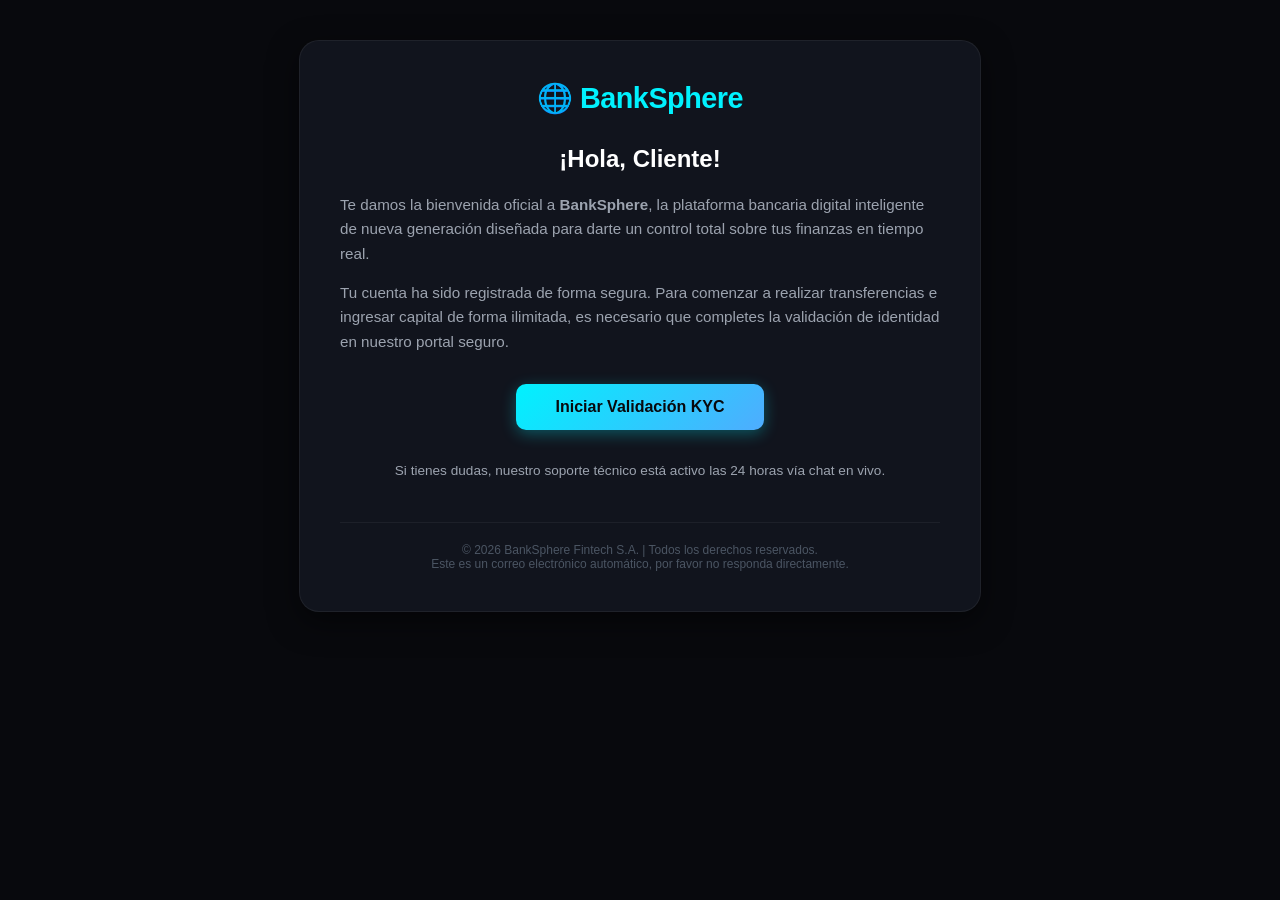
<file: banksphere-core/src/main/resources/templates/emails/welcome.html>
<!DOCTYPE html>
<html xmlns:th="http://www.thymeleaf.org" lang="es">
<head>
    <meta charset="UTF-8">
    <style>
        body { font-family: 'Helvetica Neue', Helvetica, Arial, sans-serif; background-color: #08090d; color: #f3f4f6; padding: 40px 0; margin: 0; }
        .container { max-width: 600px; margin: 0 auto; background: #11141d; border: 1px solid rgba(255,255,255,0.06); border-radius: 20px; padding: 40px; box-shadow: 0 10px 30px rgba(0,0,0,0.5); }
        .logo { font-size: 1.8rem; font-weight: bold; color: #00f2fe; text-align: center; margin-bottom: 30px; letter-spacing: -0.5px; }
        h1 { font-size: 1.5rem; text-align: center; color: #ffffff; margin-bottom: 20px; }
        p { font-size: 0.95rem; line-height: 1.6; color: #9ca3af; }
        .btn-kyc { display: block; width: 220px; margin: 30px auto; background: linear-gradient(135deg, #00f2fe 0%, #4facfe 100%); color: #08090d; text-align: center; padding: 14px; border-radius: 10px; font-weight: bold; text-decoration: none; box-shadow: 0 4px 15px rgba(0, 242, 254, 0.3); }
        .footer { text-align: center; font-size: 0.75rem; color: #4b5563; margin-top: 40px; border-top: 1px solid rgba(255,255,255,0.05); padding-top: 20px; }
    </style>
</head>
<body>
<div class="container">
    <div class="logo">🌐 BankSphere</div>
    <h1>¡Hola, <span th:text="${clientName}">Cliente</span>!</h1>
    <p>Te damos la bienvenida oficial a <strong>BankSphere</strong>, la plataforma bancaria digital inteligente de nueva generación diseñada para darte un control total sobre tus finanzas en tiempo real.</p>
    <p>Tu cuenta ha sido registrada de forma segura. Para comenzar a realizar transferencias e ingresar capital de forma ilimitada, es necesario que completes la validación de identidad en nuestro portal seguro.</p>

    <a href="http://localhost:8080/users" class="btn-kyc">Iniciar Validación KYC</a>

    <p style="font-size: 0.85rem; text-align: center;">Si tienes dudas, nuestro soporte técnico está activo las 24 horas vía chat en vivo.</p>

    <div class="footer">
        © 2026 BankSphere Fintech S.A. | Todos los derechos reservados.<br>
        Este es un correo electrónico automático, por favor no responda directamente.
    </div>
</div>
</body>
</html>
</file>
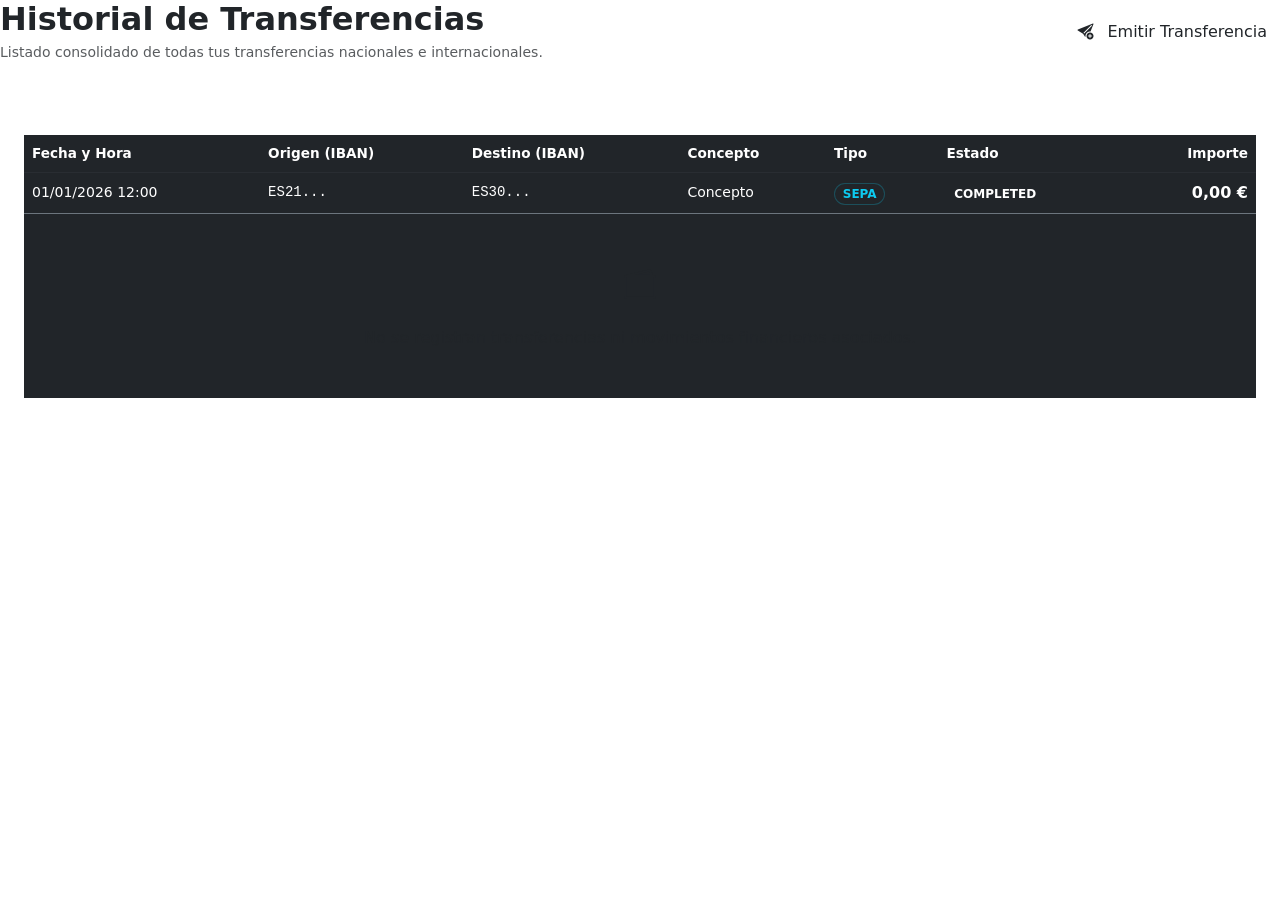
<file: banksphere-core/src/main/resources/templates/transfers/history.html>
<!DOCTYPE html>
<html xmlns:th="http://www.thymeleaf.org" lang="es">
<head>
    <meta charset="UTF-8">
    <meta name="viewport" content="width=device-width, initial-scale=1.0">
    <title>Historial de Movimientos - BankSphere</title>
    <link href="https://fonts.googleapis.com/css2?family=Inter:wght@300;400;500;600;700&family=Outfit:wght@600;700;800&display=swap" rel="stylesheet">
    <link href="https://cdn.jsdelivr.net/npm/bootstrap@5.3.2/dist/css/bootstrap.min.css" rel="stylesheet">
    <link href="https://cdn.jsdelivr.net/npm/bootstrap-icons@1.11.1/font/bootstrap-icons.css" rel="stylesheet">
    <link rel="stylesheet" th:href="@{/css/variables.css}">
    <link rel="stylesheet" th:href="@{/css/dashboard.css}">
</head>
<body>
<div class="app-layout">
    <!-- Sidebar -->
    <aside th:replace="~{fragments/sidebar :: sidebar('transfers')}"></aside>

    <!-- Contenido -->
    <main class="main-content">
        <div class="d-flex justify-content-between align-items-center mb-5">
            <div>
                <h1 class="font-family-outfit fw-bold h2 mb-1">Historial de Transferencias</h1>
                <p class="text-muted small mb-0">Listado consolidado de todas tus transferencias nacionales e internacionales.</p>
            </div>
            <div>
                <a href="/transfers/new" class="btn btn-add">
                    <i class="bi bi-send-plus-fill me-2"></i> Emitir Transferencia
                </a>
            </div>
        </div>

        <div class="glass-card p-4">
            <div class="table-responsive">
                <table class="table table-dark table-hover table-borderless align-middle mb-0">
                    <thead>
                    <tr class="text-muted border-bottom border-secondary border-opacity-10" style="font-size: 0.85rem;">
                        <th>Fecha y Hora</th>
                        <th>Origen (IBAN)</th>
                        <th>Destino (IBAN)</th>
                        <th>Concepto</th>
                        <th>Tipo</th>
                        <th>Estado</th>
                        <th class="text-end">Importe</th>
                    </tr>
                    </thead>
                    <tbody>
                    <tr th:each="mov : ${movements}" class="border-bottom border-secondary border-opacity-5">
                        <td class="small" th:text="${#temporals.format(mov.createdAt, 'dd/MM/yyyy HH:mm')}">01/01/2026 12:00</td>
                        <td class="font-monospace small" th:text="${mov.sourceAccount.iban}">ES21...</td>
                        <td class="font-monospace small" th:text="${mov.destinationAccount.iban}">ES30...</td>
                        <td class="small" th:text="${mov.concept}">Concepto</td>
                        <td>
                            <span class="badge rounded-pill bg-dark text-info border border-info border-opacity-25" th:text="${mov.transferType}">SEPA</span>
                        </td>
                        <td>
                                <span class="badge rounded-pill"
                                      th:classappend="${mov.status.name() == 'COMPLETED' ? 'bg-success bg-opacity-10 text-success' : 'bg-warning bg-opacity-10 text-warning'}"
                                      th:text="${mov.status}">COMPLETED</span>
                        </td>
                        <td class="text-end fw-semibold"
                            th:classappend="${#authentication.name == mov.sourceAccount.user.email ? 'text-danger' : 'text-success'}"
                            th:text="${(#authentication.name == mov.sourceAccount.user.email ? '-' : '+') + #numbers.formatDecimal(mov.amount, 1, 'POINT', 2, 'COMMA') + ' €'}">
                            0,00 €
                        </td>
                    </tr>
                    <tr th:if="${movements.isEmpty()}">
                        <td colspan="7" class="text-center py-5 text-muted">
                            <i class="bi bi-wallet2 fs-2 d-block mb-3"></i>
                            No se registran transferencias ni movimientos financieros asociados.
                        </td>
                    </tr>
                    </tbody>
                </table>
            </div>
        </div>
    </main>
</div>
<script src="https://cdn.jsdelivr.net/npm/bootstrap@5.3.2/dist/js/bootstrap.bundle.min.js"></script>
</body>
</html>
</file>
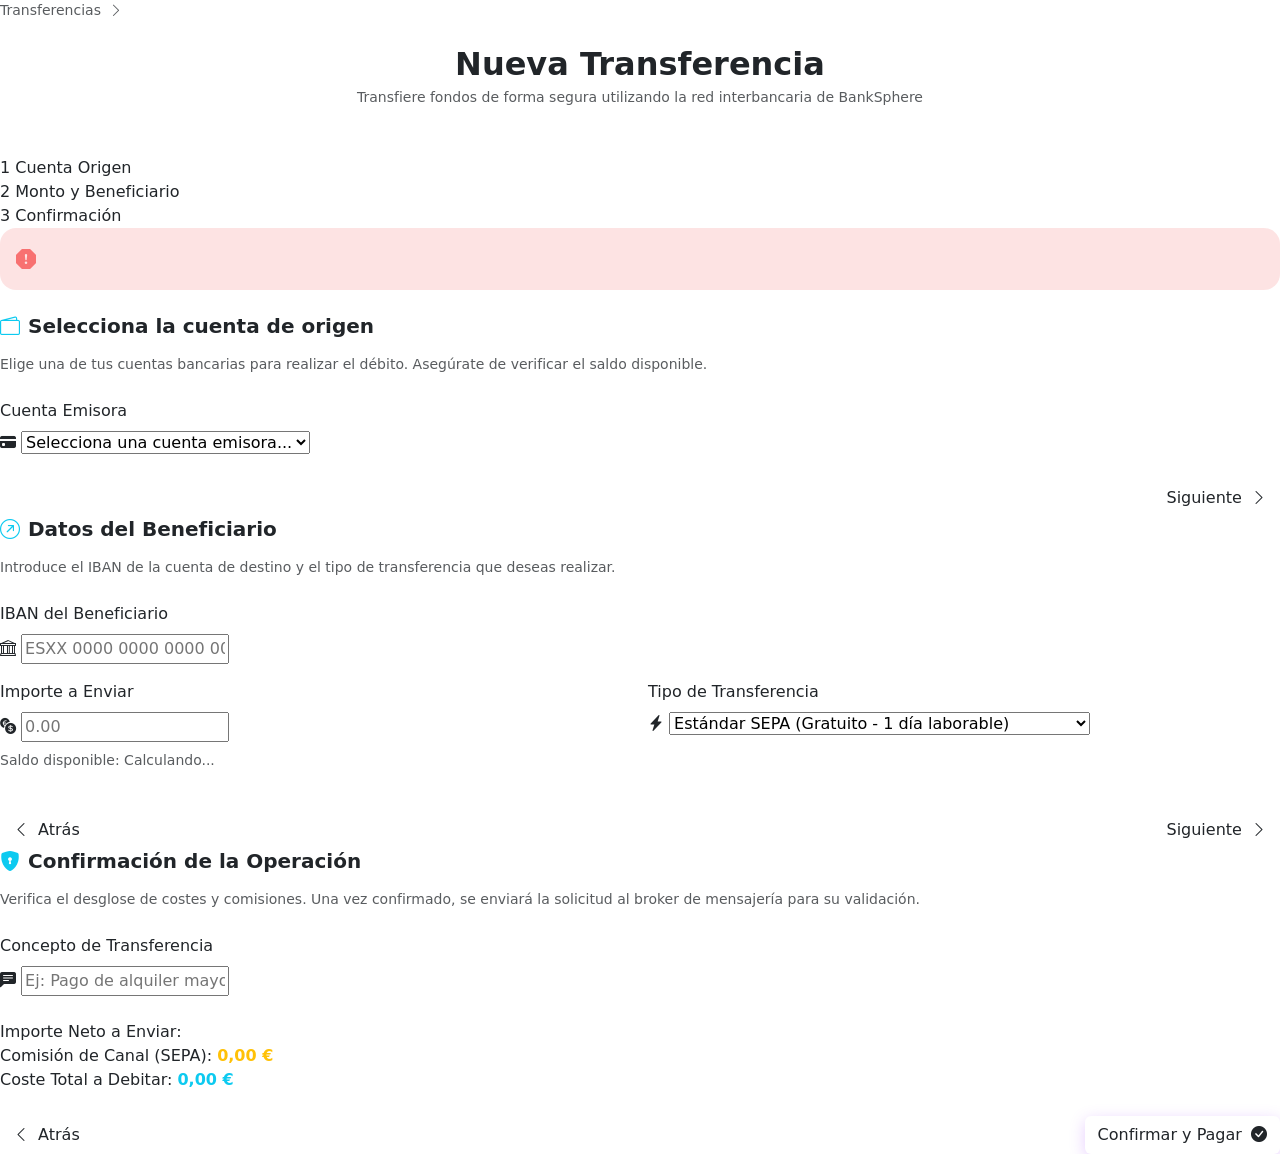
<file: banksphere-core/src/main/resources/templates/transfers/new.html>
<!DOCTYPE html>
<html xmlns:th="http://www.thymeleaf.org" xmlns:sec="http://www.thymeleaf.org/extras/spring-security" lang="es">
<head>
    <meta charset="UTF-8">
    <meta name="viewport" content="width=device-width, initial-scale=1.0">
    <title>Nueva Transferencia - BankSphere</title>

    <!-- Google Fonts & Bootstrap 5 -->
    <link href="https://fonts.googleapis.com/css2?family=Inter:wght@300;400;500;600;700&family=Outfit:wght@600;700;800&family=Share+Tech+Mono&display=swap" rel="stylesheet">
    <link href="https://cdn.jsdelivr.net/npm/bootstrap@5.3.2/dist/css/bootstrap.min.css" rel="stylesheet">
    <link href="https://cdn.jsdelivr.net/npm/bootstrap-icons@1.11.1/font/bootstrap-icons.css" rel="stylesheet">

    <!-- CSS del Sistema de Diseño Premium -->
    <link rel="stylesheet" th:href="@{/css/variables.css}">
    <link rel="stylesheet" th:href="@{/css/dashboard.css}">
    <script th:src="@{/js/theme-manager.js}"></script>


</head>
<body>

<div class="app-layout">
    <!-- Sidebar Navigation -->
    <aside th:replace="~{fragments/sidebar :: sidebar('transfers')}"></aside>

    <!-- Main Workspace -->
    <main class="main-content">

        <div class="mb-4 d-flex align-items-center gap-2 text-muted small">
            <a href="/accounts" class="text-decoration-none text-muted hover-white">Transferencias</a>
            <i class="bi bi-chevron-right"></i>
            <span class="text-white">Nueva Operación</span>
        </div>

        <!-- Contenedor del Formulario -->
        <div class="glass-card">

            <div class="mb-5 text-center">
                <h2 class="font-family-outfit fw-bold mb-1">Nueva Transferencia</h2>
                <p class="text-muted small">Transfiere fondos de forma segura utilizando la red interbancaria de BankSphere</p>
            </div>

            <!-- Burbujas del Indicador de Pasos (Wizard Steps) -->
            <div class="step-indicator">
                <div class="step-bubble active" id="bubble-1">1
                    <span class="step-label">Cuenta Origen</span>
                </div>
                <div class="step-bubble" id="bubble-2">2
                    <span class="step-label">Monto y Beneficiario</span>
                </div>
                <div class="step-bubble" id="bubble-3">3
                    <span class="step-label">Confirmación</span>
                </div>
            </div>

            <!-- Alertas Visuales del Servidor -->
            <div th:if="${error}" class="alert alert-danger border-0 rounded-4 p-3 mb-4 d-flex align-items-center" style="background: rgba(239, 68, 68, 0.15); color: #f87171;">
                <i class="bi bi-exclamation-octagon-fill fs-5 me-3"></i>
                <span th:text="${error}"></span>
            </div>
            
            <!-- Formulario de Transferencias -->
            <form th:action="@{/transfers/new}" method="POST" id="transfer-form">

                <!-- =========================================================
                     PASO 1: CUENTA DE ORIGEN
                     ========================================================= -->
                <div class="wizard-step active" id="step-1">
                    <h5 class="fw-bold mb-3"><i class="bi bi-wallet2 text-info me-2"></i>Selecciona la cuenta de origen</h5>
                    <p class="text-muted small mb-4">Elige una de tus cuentas bancarias para realizar el débito. Asegúrate de verificar el saldo disponible.</p>

                    <div class="mb-4">
                        <label for="sourceAccount" class="form-label">Cuenta Emisora</label>
                        <div class="input-group-custom">
                            <i class="bi bi-credit-card-fill"></i>
                            <select id="sourceAccount" name="sourceIban" class="form-select-custom" required>
                                <option value="" disabled selected>Selecciona una cuenta emisora...</option>
                                <!-- Inyección dinámica de cuentas asociadas -->
                                <option th:each="acc : ${accounts}"
                                        th:value="${acc.iban}"
                                        th:data-balance="${acc.balance}"
                                        th:data-currency="${acc.currency.name()}"
                                        th:selected="${acc.iban == paramSource}"
                                        th:text="${acc.iban + ' (Saldo: ' + #numbers.formatDecimal(acc.balance, 1, 'POINT', 2, 'COMMA') + ' ' + acc.currency.name() + ')'}">
                                    ES21... (Saldo: 45.000,00 EUR)
                                </option>
                            </select>
                        </div>
                    </div>

                    <div class="d-flex justify-content-end mt-4">
                        <button type="button" class="btn btn-wizard btn-next" onclick="goToStep(2)">Siguiente <i class="bi bi-chevron-right ms-1"></i></button>
                    </div>
                </div>

                <!-- =========================================================
                     PASO 2: BENEFICIARIO E IMPORTE
                     ========================================================= -->
                <div class="wizard-step" id="step-2">
                    <h5 class="fw-bold mb-3"><i class="bi bi-arrow-up-right-circle text-info me-2"></i>Datos del Beneficiario</h5>
                    <p class="text-muted small mb-4">Introduce el IBAN de la cuenta de destino y el tipo de transferencia que deseas realizar.</p>

                    <div class="row g-3">
                        <!-- IBAN de Destino -->
                        <div class="col-md-12 mb-3">
                            <label for="destinationIban" class="form-label">IBAN del Beneficiario</label>
                            <div class="input-group-custom">
                                <i id="iban-icon" class="bi bi-bank" style="transition: 0.3s;"></i>
                                <input type="text" id="destinationIban" name="destinationIban" class="form-control-custom" placeholder="ESXX 0000 0000 0000 0000 0000" required>
                            </div>
                        </div>
                    </div>

                    <div class="row g-3">
                        <!-- Importe -->
                        <div class="col-md-6 mb-3">
                            <label for="amount" class="form-label">Importe a Enviar</label>
                            <div class="input-group-custom">
                                <i class="bi bi-currency-exchange"></i>
                                <!-- Validación en tiempo real -->
                                <input type="number" id="amount" name="amount" class="form-control-custom" placeholder="0.00" min="0.01" step="0.01" required>
                            </div>
                            <!-- Nuevo elemento para mostrar el saldo de forma dinámica -->
                            <small id="available-balance-text" class="text-muted mt-2 d-block" style="transition: 0.3s;">Saldo disponible: Calculando...</small>
                        </div>

                        <!-- Tipo de Transferencia -->
                        <div class="col-md-6 mb-3">
                            <label for="transferType" class="form-label">Tipo de Transferencia</label>
                            <div class="input-group-custom">
                                <i class="bi bi-lightning-charge-fill"></i>
                                <select id="transferType" name="transferType" class="form-select-custom" required>
                                    <option value="SEPA" selected>Estándar SEPA (Gratuito - 1 día laborable)</option>
                                    <option value="INSTANT">Pago Inmediato (Tarifa plana: 2.50 €)</option>
                                    <option value="SWIFT">Internacional SWIFT (Comisión: 1.5% del importe)</option>
                                </select>
                            </div>
                        </div>
                    </div>

                    <div class="d-flex justify-content-between mt-4">
                        <button type="button" class="btn btn-wizard btn-back" onclick="goToStep(1)"><i class="bi bi-chevron-left me-1"></i> Atrás</button>
                        <button type="button" class="btn btn-wizard btn-next" onclick="goToStep(3)">Siguiente <i class="bi bi-chevron-right ms-1"></i></button>
                    </div>
                </div>

                <!-- =========================================================
                     PASO 3: CONFIRMACIÓN Y DESGLOSE INTERACTIVO
                     ========================================================= -->
                <div class="wizard-step" id="step-3">
                    <h5 class="fw-bold mb-3"><i class="bi bi-shield-lock-fill text-info me-2"></i>Confirmación de la Operación</h5>
                    <p class="text-muted small mb-4">Verifica el desglose de costes y comisiones. Una vez confirmado, se enviará la solicitud al broker de mensajería para su validación.</p>

                    <!-- Concepto del pago -->
                    <div class="mb-4">
                        <label for="concept" class="form-label">Concepto de Transferencia</label>
                        <div class="input-group-custom">
                            <i class="bi bi-chat-left-text-fill"></i>
                            <input type="text" id="concept" name="concept" class="form-control-custom" placeholder="Ej: Pago de alquiler mayo">
                        </div>
                    </div>

                    <!-- Recibo interactivo con Motor de JS en tiempo real -->
                    <div class="receipt-container mb-4">
                        <div class="receipt-row">
                            <span>Importe Neto a Enviar:</span>
                            <strong id="receipt-amount" class="text-white">0,00 €</strong>
                        </div>
                        <div class="receipt-row">
                            <span>Comisión de Canal (<span id="receipt-type-label">SEPA</span>):</span>
                            <strong id="receipt-fee" class="text-warning">0,00 €</strong>
                        </div>
                        <div class="receipt-total">
                            <span>Coste Total a Debitar:</span>
                            <strong id="receipt-total" class="text-info">0,00 €</strong>
                        </div>
                    </div>

                    <div class="d-flex justify-content-between mt-4">
                        <button type="button" class="btn btn-wizard btn-back" onclick="goToStep(2)"><i class="bi bi-chevron-left me-1"></i> Atrás</button>
                        <button type="submit" class="btn btn-wizard btn-next" style="background: var(--accent-grad); box-shadow: 0 4px 15px rgba(177, 92, 255, 0.3);">
                            Confirmar y Pagar <i class="bi bi-check-circle-fill ms-1"></i>
                        </button>
                    </div>
                </div>

            </form>
        </div>
    </main>
</div>

<!-- Bootstrap JS & Script del Wizard y Calculadora de Comisiones -->
<script src="https://cdn.jsdelivr.net/npm/bootstrap@5.3.2/dist/js/bootstrap.bundle.min.js"></script>
<script>
    // --- 1. FUNCIÓN MATEMÁTICA OFICIAL DE VERIFICACIÓN IBAN (MÓDULO 97) ---
    function isValidIBANNumber(iban) {
        iban = iban.replace(/\s/g, ''); // Quitar espacios
        if (!/^ES\d{22}$/.test(iban)) return false; // Validar estructura básica ES + 22 núm

        // Mover los primeros 4 caracteres al final
        let rearranged = iban.substring(4) + iban.substring(0, 4);

        // Convertir las letras a números (E=14, S=28)
        let numericIban = '';
        for (let i = 0; i < rearranged.length; i++) {
            let charCode = rearranged.charCodeAt(i);
            if (charCode >= 65 && charCode <= 90) {
                numericIban += (charCode - 55).toString();
            } else {
                numericIban += rearranged.charAt(i);
            }
        }

        // Calcular el Módulo 97 del número gigante de 24+ cifras
        let remainder = 0;
        for (let i = 0; i < numericIban.length; i++) {
            remainder = (remainder * 10 + parseInt(numericIban.charAt(i))) % 97;
        }

        // Si el resto de dividir todo eso entre 97 es 1, ¡el IBAN es real!
        return remainder === 1;
    }

    // --- 2. CONTROL DEL FLUJO (WIZARD) ---
    function goToStep(step) {
        if (step === 2) {
            const sourceAcc = document.getElementById('sourceAccount').value;
            if (!sourceAcc) {
                alert("Por favor, selecciona una cuenta de origen antes de continuar.");
                return;
            }
            recalculateFees();
        }
        if (step === 3) {
            const destIban = document.getElementById('destinationIban').value;
            const amt = document.getElementById('amount').value;

            if (!destIban || !amt || amt <= 0) {
                alert("Por favor, introduce el importe y el IBAN.");
                return;
            }

            // Validar que el IBAN matemáticamente existe antes de dejarle seguir
            if (!isValidIBANNumber(destIban)) {
                alert("Operación rechazada: El IBAN de destino es incorrecto. Los dígitos de control no coinciden.");
                return;
            }

            const maxAllowed = parseFloat(document.getElementById('amount').max);
            if (parseFloat(amt) > maxAllowed) {
                alert("Operación rechazada: Fondos insuficientes para cubrir el importe y las comisiones bancarias.");
                return;
            }

            recalculateFees();
        }

        document.querySelectorAll('.wizard-step').forEach(el => el.classList.remove('active'));
        document.querySelectorAll('.step-bubble').forEach(el => el.classList.remove('active', 'completed'));
        document.getElementById(`step-${step}`).classList.add('active');

        for(let i = 1; i <= 3; i++) {
            const bubble = document.getElementById(`bubble-${i}`);
            if (i < step) {
                bubble.classList.add('completed');
            } else if (i === step) {
                bubble.classList.add('active');
            }
        }
    }

    // --- 3. MOTOR DE CÁLCULO DE COMISIONES Y RIESGO ---
    function recalculateFees() {
        const amountInput = document.getElementById('amount');
        const typeSelect = document.getElementById('transferType');
        const sourceSelect = document.getElementById('sourceAccount');

        const amount = parseFloat(amountInput.value) || 0;
        const type = typeSelect.value;

        const selectedOption = sourceSelect.options[sourceSelect.selectedIndex];
        const currency = selectedOption ? (selectedOption.getAttribute('data-currency') || 'EUR') : 'EUR';
        const symbol = currency === 'EUR' ? ' €' : ' $';

        const balance = selectedOption ? (parseFloat(selectedOption.getAttribute('data-balance')) || 0) : 0;

        let fee = 0;
        if (type === 'INSTANT') fee = 2.50;
        else if (type === 'SWIFT') fee = amount * 0.015;
        else fee = 0.00;

        const total = amount + fee;

        let maxAllowedAmount = balance;
        if (type === 'INSTANT') maxAllowedAmount = balance - 2.50;
        if (type === 'SWIFT') maxAllowedAmount = balance / 1.015;
        if (maxAllowedAmount < 0) maxAllowedAmount = 0;

        amountInput.max = maxAllowedAmount.toFixed(2);
        const balanceText = document.getElementById('available-balance-text');

        if (total > balance && amount > 0) {
            amountInput.style.borderColor = 'var(--expense-color)';
            amountInput.style.boxShadow = '0 0 0 4px rgba(248, 113, 113, 0.1)';
            balanceText.innerHTML = `<span class="text-danger fw-bold"><i class="bi bi-exclamation-triangle-fill"></i> Saldo excedido (Incluyendo ${fee.toLocaleString('es-ES')} ${symbol} de comisión)</span>`;
        } else {
            amountInput.style.borderColor = '';
            amountInput.style.boxShadow = '';
            balanceText.innerHTML = `Saldo disponible: <strong class="text-info">${balance.toLocaleString('es-ES', {minimumFractionDigits: 2, maximumFractionDigits: 2})} ${symbol}</strong>`;
        }

        document.getElementById('receipt-amount').innerText = amount.toLocaleString('es-ES', {minimumFractionDigits: 2, maximumFractionDigits: 2}) + symbol;
        document.getElementById('receipt-fee').innerText = fee.toLocaleString('es-ES', {minimumFractionDigits: 2, maximumFractionDigits: 2}) + symbol;
        document.getElementById('receipt-type-label').innerText = type;
        document.getElementById('receipt-total').innerText = total.toLocaleString('es-ES', {minimumFractionDigits: 2, maximumFractionDigits: 2}) + symbol;
    }

    // --- 4. LISTENERS DE SEGURIDAD EN TIEMPO REAL ---
    document.getElementById('amount').addEventListener('input', function(e) {
        // Bloquear forzosamente que se escriban más de 2 decimales
        let val = e.target.value;
        if (val.includes('.')) {
            let parts = val.split('.');
            if (parts[1].length > 2) {
                e.target.value = parts[0] + '.' + parts[1].substring(0, 2);
            }
        }
        recalculateFees();
    });

    document.getElementById('transferType').addEventListener('change', recalculateFees);
    document.getElementById('sourceAccount').addEventListener('change', recalculateFees);

    document.getElementById('destinationIban').addEventListener('input', function(e) {
        let input = e.target;
        let val = input.value.replace(/[^\dA-Z]/gi, '').toUpperCase();
        if (val.length > 24) val = val.substring(0, 24);

        let isValid = isValidIBANNumber(val); // Aplicar matemática Módulo 97

        input.value = val.match(/.{1,4}/g)?.join(' ') || '';

        const icon = document.getElementById('iban-icon');
        if (val.length === 0) {
            icon.className = 'bi bi-bank text-muted';
        } else if (isValid) {
            icon.className = 'bi bi-check-circle-fill text-success';
        } else {
            icon.className = 'bi bi-x-circle-fill text-danger';
        }
    });
</script>
</body>
</html>
</file>
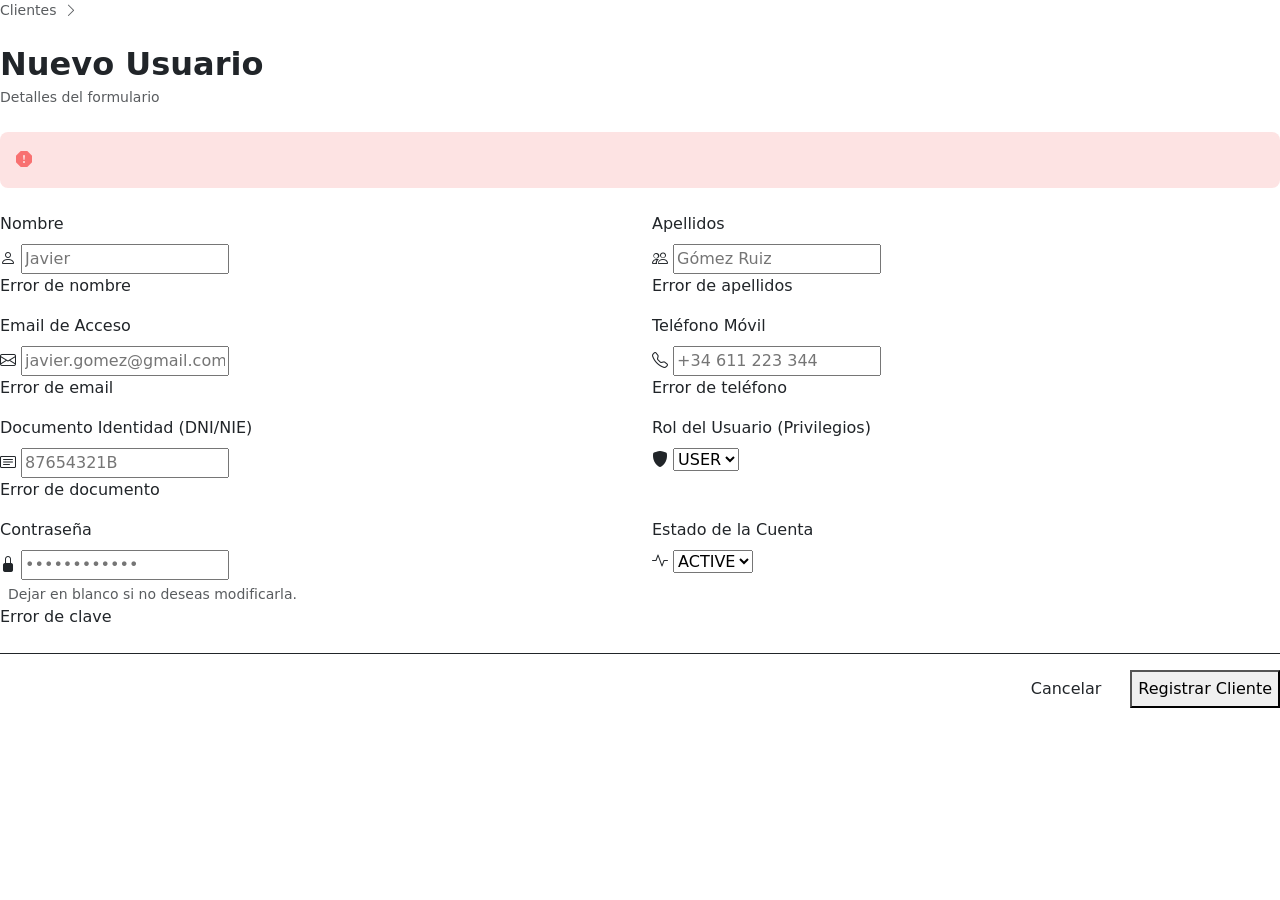
<file: banksphere-core/src/main/resources/templates/users/form.html>
<!DOCTYPE html>
<html xmlns:th="http://www.thymeleaf.org" lang="es">
<head>
    <meta charset="UTF-8">
    <meta name="viewport" content="width=device-width, initial-scale=1.0">
    <title th:text="${isEdit} ? 'Editar Usuario - BankSphere' : 'Nuevo Usuario - BankSphere'">Mantenimiento de Usuario</title>

    <!-- Google Fonts & Bootstrap 5 -->
    <link href="https://fonts.googleapis.com/css2?family=Inter:wght@300;400;500;600;700&family=Outfit:wght@600;700;800&display=swap" rel="stylesheet">
    <link href="https://cdn.jsdelivr.net/npm/bootstrap@5.3.2/dist/css/bootstrap.min.css" rel="stylesheet">
    <link href="https://cdn.jsdelivr.net/npm/bootstrap-icons@1.11.1/font/bootstrap-icons.css" rel="stylesheet">
    <link rel="stylesheet" th:href="@{/css/variables.css}">
    <link rel="stylesheet" th:href="@{/css/dashboard.css}">
    <script th:src="@{/js/theme-manager.js}"></script>


</head>
<body>

<div class="app-layout">
    <!-- Sidebar Navigation -->
    <!-- INVOCACIÓN LIMPIA Y MODULAR DE LA SIDEBAR FRAGMENT -->
    <aside th:replace="~{fragments/sidebar :: sidebar('users')}"></aside>

    <!-- Main Content Area -->
    <main class="main-content">

        <!-- Breadcrumbs / Header -->
        <div class="mb-4 d-flex align-items-center gap-2 text-muted small">
            <a href="/users" class="text-decoration-none text-muted hover-white">Clientes</a>
            <i class="bi bi-chevron-right"></i>
            <span class="text-white" th:text="${isEdit} ? 'Editar Perfil' : 'Nuevo Cliente'">Nuevo</span>
        </div>

        <div class="glass-card">
            <!-- Título e Icono Dinámicos -->
            <div class="mb-4">
                <h2 class="font-family-outfit fw-bold mb-1" th:text="${isEdit} ? 'Editar Usuario' : 'Registrar Nuevo Usuario'">Nuevo Usuario</h2>
                <p class="text-muted small" th:text="${isEdit} ? 'Modifica los privilegios o datos del cliente. Los cambios impactarán sus cuentas asociadas.' : 'Crea una nueva identidad bancaria con encriptación BCrypt e KYC inicial.'">Detalles del formulario</p>
            </div>

            <!-- Mensaje de Error Global -->
            <div th:if="${errorMessage}" class="alert alert-danger border-0 rounded-3 p-3 mb-4" role="alert" style="background: rgba(239, 68, 68, 0.15); color: #f87171;">
                <i class="bi bi-exclamation-octagon-fill me-2"></i>
                <span th:text="${errorMessage}"></span>
            </div>

            <!-- Formulario Thymeleaf Enlazado al Objeto User -->
            <form th:action="${isEdit} ? @{/users/edit/{id}(id=${user.id})} : @{/users/new}" th:object="${user}" method="POST">

                <!-- Fila 1: Nombre y Apellidos -->
                <div class="row mb-3">
                    <div class="col-md-6">
                        <label for="firstName" class="form-label">Nombre</label>
                        <div class="input-group-custom">
                            <i class="bi bi-person"></i>
                            <input type="text" id="firstName" th:field="*{firstName}" class="form-control-custom" placeholder="Javier" required>
                        </div>
                        <span class="error-feedback" th:if="${#fields.hasErrors('firstName')}" th:errors="*{firstName}">Error de nombre</span>
                    </div>
                    <div class="col-md-6">
                        <label for="lastName" class="form-label">Apellidos</label>
                        <div class="input-group-custom">
                            <i class="bi bi-people"></i>
                            <input type="text" id="lastName" th:field="*{lastName}" class="form-control-custom" placeholder="Gómez Ruiz" required>
                        </div>
                        <span class="error-feedback" th:if="${#fields.hasErrors('lastName')}" th:errors="*{lastName}">Error de apellidos</span>
                    </div>
                </div>

                <!-- Fila 2: Email y Teléfono -->
                <div class="row mb-3">
                    <div class="col-md-6">
                        <label for="email" class="form-label">Email de Acceso</label>
                        <div class="input-group-custom">
                            <i class="bi bi-envelope"></i>
                            <input type="email" id="email" th:field="*{email}" class="form-control-custom" placeholder="javier.gomez@gmail.com" required>
                        </div>
                        <span class="error-feedback" th:if="${#fields.hasErrors('email')}" th:errors="*{email}">Error de email</span>
                    </div>
                    <div class="col-md-6">
                        <label for="phone" class="form-label">Teléfono Móvil</label>
                        <div class="input-group-custom">
                            <i class="bi bi-telephone"></i>
                            <input type="tel" id="phone" th:field="*{phone}" class="form-control-custom" placeholder="+34 611 223 344">
                        </div>
                        <span class="error-feedback" th:if="${#fields.hasErrors('phone')}" th:errors="*{phone}">Error de teléfono</span>
                    </div>
                </div>

                <!-- Fila 3: DNI / Documento y Rol del Usuario -->
                <div class="row mb-3">
                    <div class="col-md-6">
                        <label for="nationalId" class="form-label">Documento Identidad (DNI/NIE)</label>
                        <!-- El documento de identidad no se permite editar una vez creado por normativas KYC/AML -->
                        <div class="input-group-custom">
                            <i class="bi bi-card-text"></i>
                            <input type="text" id="nationalId" th:field="*{nationalId}" class="form-control-custom" placeholder="87654321B" required th:readonly="${isEdit}">
                        </div>
                        <span class="error-feedback" th:if="${#fields.hasErrors('nationalId')}" th:errors="*{nationalId}">Error de documento</span>
                    </div>
                    <div class="col-md-6">
                        <label for="role" class="form-label">Rol del Usuario (Privilegios)</label>
                        <div class="input-group-custom">
                            <i class="bi bi-shield-fill"></i>
                            <select id="role" th:field="*{role}" class="form-select-custom" required>
                                <option th:each="r : ${roles}" th:value="${r}" th:text="${r}">USER</option>
                            </select>
                        </div>
                    </div>
                </div>

                <!-- Fila 4: Contraseña y Estado -->
                <div class="row mb-4">
                    <div class="col-md-6">
                        <label for="password" class="form-label">Contraseña</label>
                        <div class="input-group-custom">
                            <i class="bi bi-lock-fill"></i>
                            <!-- Si estamos editando, la contraseña no es obligatoria para preservarla -->
                            <input type="password" id="password" th:field="*{password}" class="form-control-custom" placeholder="••••••••••••" th:required="${!isEdit}">
                        </div>
                        <small class="text-muted d-block mt-1 ps-2" th:if="${isEdit}">Dejar en blanco si no deseas modificarla.</small>
                        <span class="error-feedback" th:if="${#fields.hasErrors('password')}" th:errors="*{password}">Error de clave</span>
                    </div>
                    <div class="col-md-6">
                        <label for="status" class="form-label">Estado de la Cuenta</label>
                        <div class="input-group-custom">
                            <i class="bi bi-activity"></i>
                            <select id="status" th:field="*{status}" class="form-select-custom" required>
                                <option th:each="s : ${statuses}" th:value="${s}" th:text="${s}">ACTIVE</option>
                            </select>
                        </div>
                    </div>
                </div>

                <!-- Acciones Finales -->
                <div class="d-flex justify-content-end gap-3 pt-3 border-top" style="border-color: var(--border-color) !important;">
                    <a href="/users" class="btn btn-cancel">Cancelar</a>
                    <button type="submit" class="btn-submit" th:text="${isEdit} ? 'Salvar Cambios' : 'Registrar Cliente'">Registrar Cliente</button>
                </div>
            </form>
        </div>
    </main>
</div>

<script src="https://cdn.jsdelivr.net/npm/bootstrap@5.3.2/dist/js/bootstrap.bundle.min.js"></script>
</body>
</html>
</file>
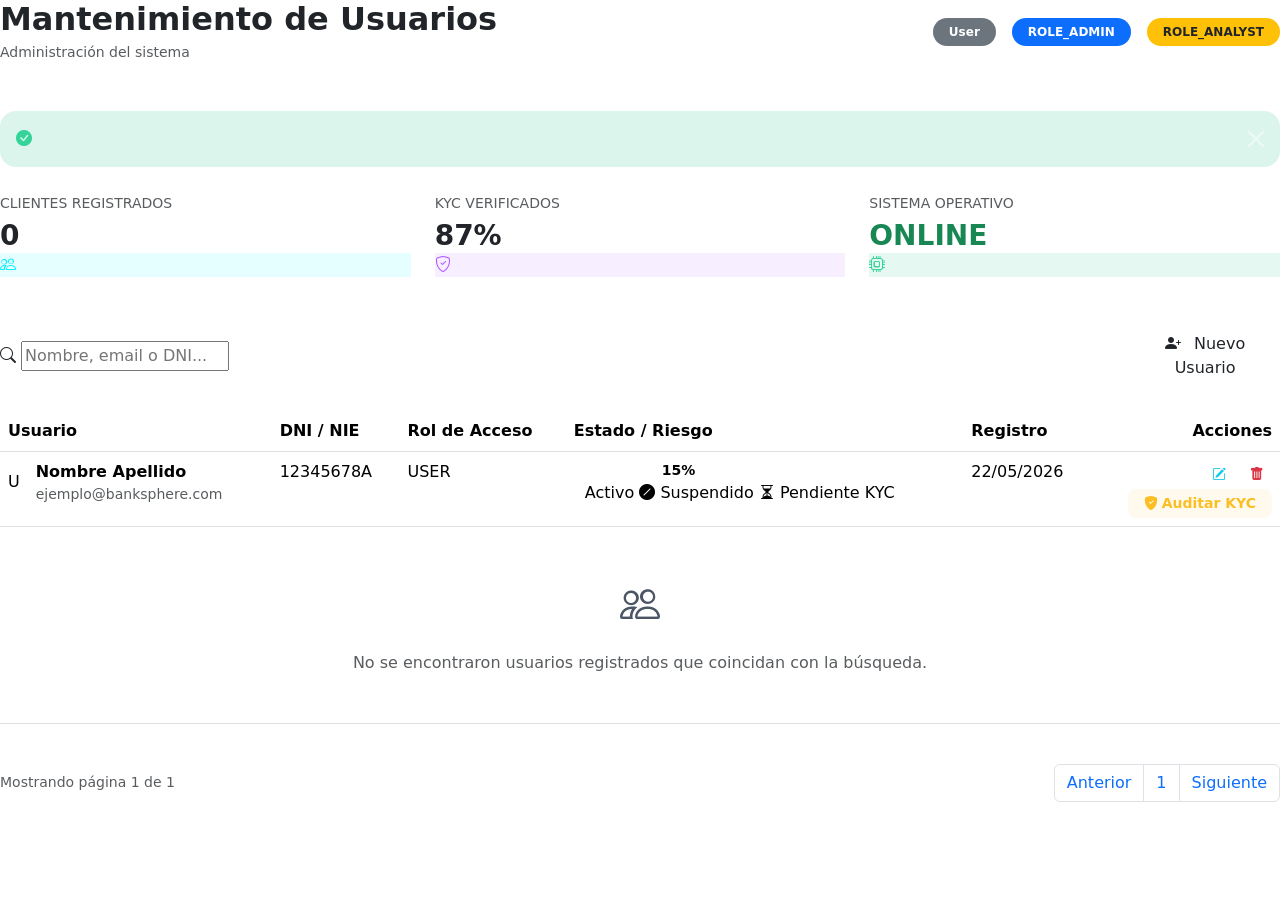
<file: banksphere-core/src/main/resources/templates/users/list.html>
<!DOCTYPE html>
<html xmlns:th="http://www.thymeleaf.org" xmlns:sec="http://www.thymeleaf.org/extras/spring-security" lang="es">
<head>
    <meta charset="UTF-8">
    <meta name="viewport" content="width=device-width, initial-scale=1.0">
    <title>Mantenimiento de Usuarios - BankSphere</title>

    <!-- Google Fonts & Bootstrap 5 -->
    <link href="https://fonts.googleapis.com/css2?family=Inter:wght@300;400;500;600;700&family=Outfit:wght@600;700;800&display=swap" rel="stylesheet">
    <link href="https://cdn.jsdelivr.net/npm/bootstrap@5.3.2/dist/css/bootstrap.min.css" rel="stylesheet">
    <link href="https://cdn.jsdelivr.net/npm/bootstrap-icons@1.11.1/font/bootstrap-icons.css" rel="stylesheet">

    <!-- Enlaces Estáticos Estilizados (Thymeleaf) -->
    <link rel="stylesheet" th:href="@{/css/variables.css}">
    <link rel="stylesheet" th:href="@{/css/dashboard.css}">
    <script th:src="@{/js/theme-manager.js}"></script>
</head>
<body>

<div class="app-layout">
    <!-- INVOCACIÓN LIMPIA Y MODULAR DE LA SIDEBAR FRAGMENT -->
    <!-- Inyecta el fragmento y le pasa el parámetro 'users' para iluminar esta opción -->
    <aside th:replace="~{fragments/sidebar :: sidebar('users')}"></aside>

    <!-- Main Body Content -->
    <main class="main-content">

        <!-- Cabecera Superior -->
        <div class="d-flex justify-content-between align-items-center mb-5">
            <div>
                <h1 class="font-family-outfit fw-bold h2 mb-1" th:text="${#authorization.expression('hasRole(''ROLE_ANALYST'')')} ? 'Auditoría de Riesgo de Clientes' : 'Mantenimiento de Usuarios'">Mantenimiento de Usuarios</h1>
                <p class="text-muted small mb-0" th:text="${#authorization.expression('hasRole(''ROLE_ANALYST'')')} ? 'Audita expedientes, valida alertas de fraude e inspecciona el nivel de riesgo KYC.' : 'Administra cuentas, roles y seguridad global del sistema.'">Administración del sistema</p>
            </div>
            <div class="d-flex align-items-center gap-3">
                <span class="badge bg-secondary py-2 px-3 rounded-pill" sec:authentication="name">User</span>
                <span class="badge bg-primary py-2 px-3 rounded-pill" sec:authorize="hasRole('ADMIN')">ROLE_ADMIN</span>
                <span class="badge bg-warning py-2 px-3 text-dark rounded-pill" sec:authorize="hasRole('ANALYST')">ROLE_ANALYST</span>
            </div>
        </div>

        <!-- Notificación de Alertas Flash de Spring -->
        <div th:if="${success}" class="alert alert-success alert-dismissible fade show border-0 rounded-4 p-3 mb-4" role="alert" style="background: rgba(16, 185, 129, 0.15); color: #34d399;">
            <i class="bi bi-check-circle-fill me-2"></i>
            <span th:text="${success}"></span>
            <button type="button" class="btn-close btn-close-white" data-bs-dismiss="alert" aria-label="Close"></button>
        </div>

        <!-- Fila de Tarjetas Métricas (KPIs) -->
        <div class="row g-4 mb-5">
            <div class="col-md-4">
                <div class="metric-card">
                    <div>
                        <span class="text-muted small text-uppercase">Clientes Registrados</span>
                        <h3 class="fw-bold mt-1 mb-0" th:text="${totalItems}">0</h3>
                    </div>
                    <div class="metric-icon" style="background: rgba(0, 242, 254, 0.1); color: #00f2fe;">
                        <i class="bi bi-people"></i>
                    </div>
                </div>
            </div>
            <div class="col-md-4">
                <div class="metric-card">
                    <div>
                        <span class="text-muted small text-uppercase">KYC Verificados</span>
                        <h3 class="fw-bold mt-1 mb-0">87%</h3>
                    </div>
                    <div class="metric-icon" style="background: rgba(177, 92, 255, 0.1); color: #b15cff;">
                        <i class="bi bi-shield-check"></i>
                    </div>
                </div>
            </div>
            <div class="col-md-4">
                <div class="metric-card">
                    <div>
                        <span class="text-muted small text-uppercase">Sistema Operativo</span>
                        <h3 class="fw-bold mt-1 mb-0 text-success">ONLINE</h3>
                    </div>
                    <div class="metric-icon" style="background: rgba(16, 185, 129, 0.1); color: #34d399;">
                        <i class="bi bi-cpu"></i>
                    </div>
                </div>
            </div>
        </div>

        <!-- Sección de la Tabla -->
        <div class="glass-card">
            <div class="d-flex flex-column flex-md-row justify-content-between align-items-md-center gap-3 mb-4">
                <!-- Buscador dinámico -->
                <form th:action="@{/users}" method="GET" class="w-100 max-width-400">
                    <div class="search-container">
                        <i class="bi bi-search"></i>
                        <input type="text" name="search" th:value="${search}" placeholder="Nombre, email o DNI...">
                    </div>
                </form>

                <!-- Botón Crear (Solo visible para ADMINISTRADOR) -->
                <div sec:authorize="hasRole('ADMIN')">
                    <a href="/users/new" class="btn btn-add">
                        <i class="bi bi-person-plus-fill me-2"></i> Nuevo Usuario
                    </a>
                </div>
            </div>

            <div class="table-responsive">
                <table class="table table-custom table-hover">
                    <thead>
                    <tr>
                        <th>Usuario</th>
                        <th>DNI / NIE</th>
                        <th>Rol de Acceso</th>
                        <th th:text="${#authorization.expression('hasRole(''ROLE_ANALYST'')')} ? 'Scoring de Riesgo' : 'Estado Cuenta'">Estado / Riesgo</th>
                        <th>Registro</th>
                        <th class="text-end">Acciones</th>
                    </tr>
                    </thead>
                    <tbody>
                    <!-- Bucle dinámico -->
                    <tr th:each="user : ${userPage.content}">
                        <td>
                            <div class="d-flex align-items-center gap-3">
                                <div class="avatar-circle" th:text="${#strings.substring(user.firstName, 0, 1) + #strings.substring(user.lastName, 0, 1)}">U</div>
                                <div>
                                    <div class="fw-semibold" th:text="${user.firstName + ' ' + user.lastName}">Nombre Apellido</div>
                                    <div class="text-muted small" th:text="${user.email}">ejemplo@banksphere.com</div>
                                </div>
                            </div>
                        </td>
                        <td th:text="${user.nationalId}">12345678A</td>
                        <td>
                            <span class="badge-role" th:text="${user.role}">USER</span>
                        </td>

                        <!-- Columna de Estado (ADMIN) vs Scoring de Riesgo (ANALYST) -->
                        <td>
                            <!-- Vista para el Analista: Medidores de Scoring de Riesgo -->
                            <div sec:authorize="hasRole('ANALYST')" class="d-flex align-items-center gap-2">
                                <div class="progress w-100" style="height: 6px; background: rgba(255,255,255,0.05); max-width: 80px; border-radius: 4px; overflow: hidden;">
                                    <div class="progress-bar" role="progressbar"
                                         th:style="'width: ' + ${user.kycDetail != null && user.kycDetail.riskLevel.name() == 'HIGH' ? '85%' : (user.kycDetail != null && user.kycDetail.riskLevel.name() == 'MEDIUM' ? '45%' : '15%')} + ';'"
                                         th:classappend="${user.kycDetail != null && user.kycDetail.riskLevel.name() == 'HIGH' ? 'bg-danger' : (user.kycDetail != null && user.kycDetail.riskLevel.name() == 'MEDIUM' ? 'bg-warning' : 'bg-success')}">
                                    </div>
                                </div>
                                <span class="small font-family-outfit fw-bold"
                                      th:classappend="${user.kycDetail != null && user.kycDetail.riskLevel.name() == 'HIGH' ? 'text-danger' : (user.kycDetail != null && user.kycDetail.riskLevel.name() == 'MEDIUM' ? 'text-warning' : 'text-success')}"
                                      th:text="${user.kycDetail != null && user.kycDetail.riskLevel.name() == 'HIGH' ? '85%' : (user.kycDetail != null && user.kycDetail.riskLevel.name() == 'MEDIUM' ? '45%' : '15%')}">
                                            15%
                                        </span>
                            </div>

                            <!-- Vista para el Administrador: Badges clásicos de estado -->
                            <div sec:authorize="hasRole('ADMIN')">
                                        <span th:if="${user.status.name() == 'ACTIVE'}" class="badge-status status-active">
                                            <span class="spinner-grow spinner-grow-sm text-success border-0" role="status" style="width: 6px; height: 6px;"></span> Activo
                                        </span>
                                <span th:if="${user.status.name() == 'SUSPENDED'}" class="badge-status status-suspended">
                                            <i class="bi bi-slash-circle-fill"></i> Suspendido
                                        </span>
                                <span th:if="${user.status.name() == 'PENDING_KYC'}" class="badge-status status-pending">
                                            <i class="bi bi-hourglass-split"></i> Pendiente KYC
                                        </span>
                            </div>
                        </td>

                        <td th:text="${#temporals.format(user.createdAt, 'dd/MM/yyyy HH:mm')}">22/05/2026</td>

                        <!-- Acciones Condicionales por Rol -->
                        <td class="text-end">
                            <!-- Controles CRUD del ADMINISTRADOR (Escritura/Borrado) -->
                            <div sec:authorize="hasRole('ADMIN')" class="d-flex justify-content-end gap-2">
                                <a th:href="@{/users/toggle-status/{id}(id=${user.id})}"
                                   class="btn btn-sm btn-outline-secondary border-0 rounded-3 px-2 py-1"
                                   th:title="${user.status.name() == 'ACTIVE' ? 'Congelar Cuenta' : 'Activar Cuenta'}">
                                    <i th:class="${user.status.name() == 'ACTIVE' ? 'bi bi-lock-fill text-warning' : 'bi bi-unlock-fill text-success'}"></i>
                                </a>
                                <a th:href="@{/users/edit/{id}(id=${user.id})}" class="btn btn-sm btn-outline-info border-0 rounded-3 px-2 py-1">
                                    <i class="bi bi-pencil-square"></i>
                                </a>
                                <a th:href="@{/users/delete/{id}(id=${user.id})}"
                                   onclick="return confirm('¿Estás seguro de que deseas eliminar permanentemente este usuario? Esta acción es irreversible.')"
                                   class="btn btn-sm btn-outline-danger border-0 rounded-3 px-2 py-1">
                                    <i class="bi bi-trash-fill"></i>
                                </a>
                            </div>

                            <!-- Controles del ANALISTA FINANCIERO (Auditoría KYC) -->
                            <div sec:authorize="hasRole('ANALYST')" class="d-flex justify-content-end gap-2">
                                <a th:href="@{/analyst/kyc/audit/{id}(id=${user.id})}"
                                   class="btn btn-sm btn-outline-warning border-0 rounded-3 px-3 py-1 fw-semibold d-inline-flex align-items-center gap-1"
                                   style="background: rgba(251, 191, 36, 0.08); color: #fbbf24; border-color: rgba(251, 191, 36, 0.15) !important;">
                                    <i class="bi bi-shield-fill-check"></i> Auditar KYC
                                </a>
                            </div>
                        </td>
                    </tr>
                    <tr th:if="${userPage.isEmpty()}">
                        <td colspan="6" class="text-center py-5 text-muted">
                            <i class="bi bi-people fs-1 d-block mb-3" style="color: #4b5563;"></i>
                            No se encontraron usuarios registrados que coincidan con la búsqueda.
                        </td>
                    </tr>
                    </tbody>
                </table>
            </div>

            <!-- Paginación Dinámica -->
            <div class="d-flex justify-content-between align-items-center mt-4" th:if="${totalPages > 1}">
                <div class="text-muted small">
                    Mostrando página <span th:text="${currentPage + 1}">1</span> de <span th:text="${totalPages}">1</span>
                </div>
                <nav aria-label="Page navigation">
                    <ul class="pagination pagination-custom mb-0">
                        <li class="page-item" th:classappend="${currentPage == 0} ? 'disabled'">
                            <a class="page-link" th:href="@{/users(page=${currentPage - 1}, search=${search})}">Anterior</a>
                        </li>
                        <li class="page-item" th:each="i : ${#numbers.sequence(0, totalPages - 1)}" th:classappend="${currentPage == i} ? 'active'">
                            <a class="page-link" th:href="@{/users(page=${i}, search=${search})}" th:text="${i + 1}">1</a>
                        </li>
                        <li class="page-item" th:classappend="${currentPage + 1 == totalPages} ? 'disabled'">
                            <a class="page-link" th:href="@{/users(page=${currentPage + 1}, search=${search})}">Siguiente</a>
                        </li>
                    </ul>
                </nav>
            </div>
        </div>
    </main>
</div>

<!-- Bootstrap JS -->
<script src="https://cdn.jsdelivr.net/npm/bootstrap@5.3.2/dist/js/bootstrap.bundle.min.js"></script>
</body>
</html>
</file>
